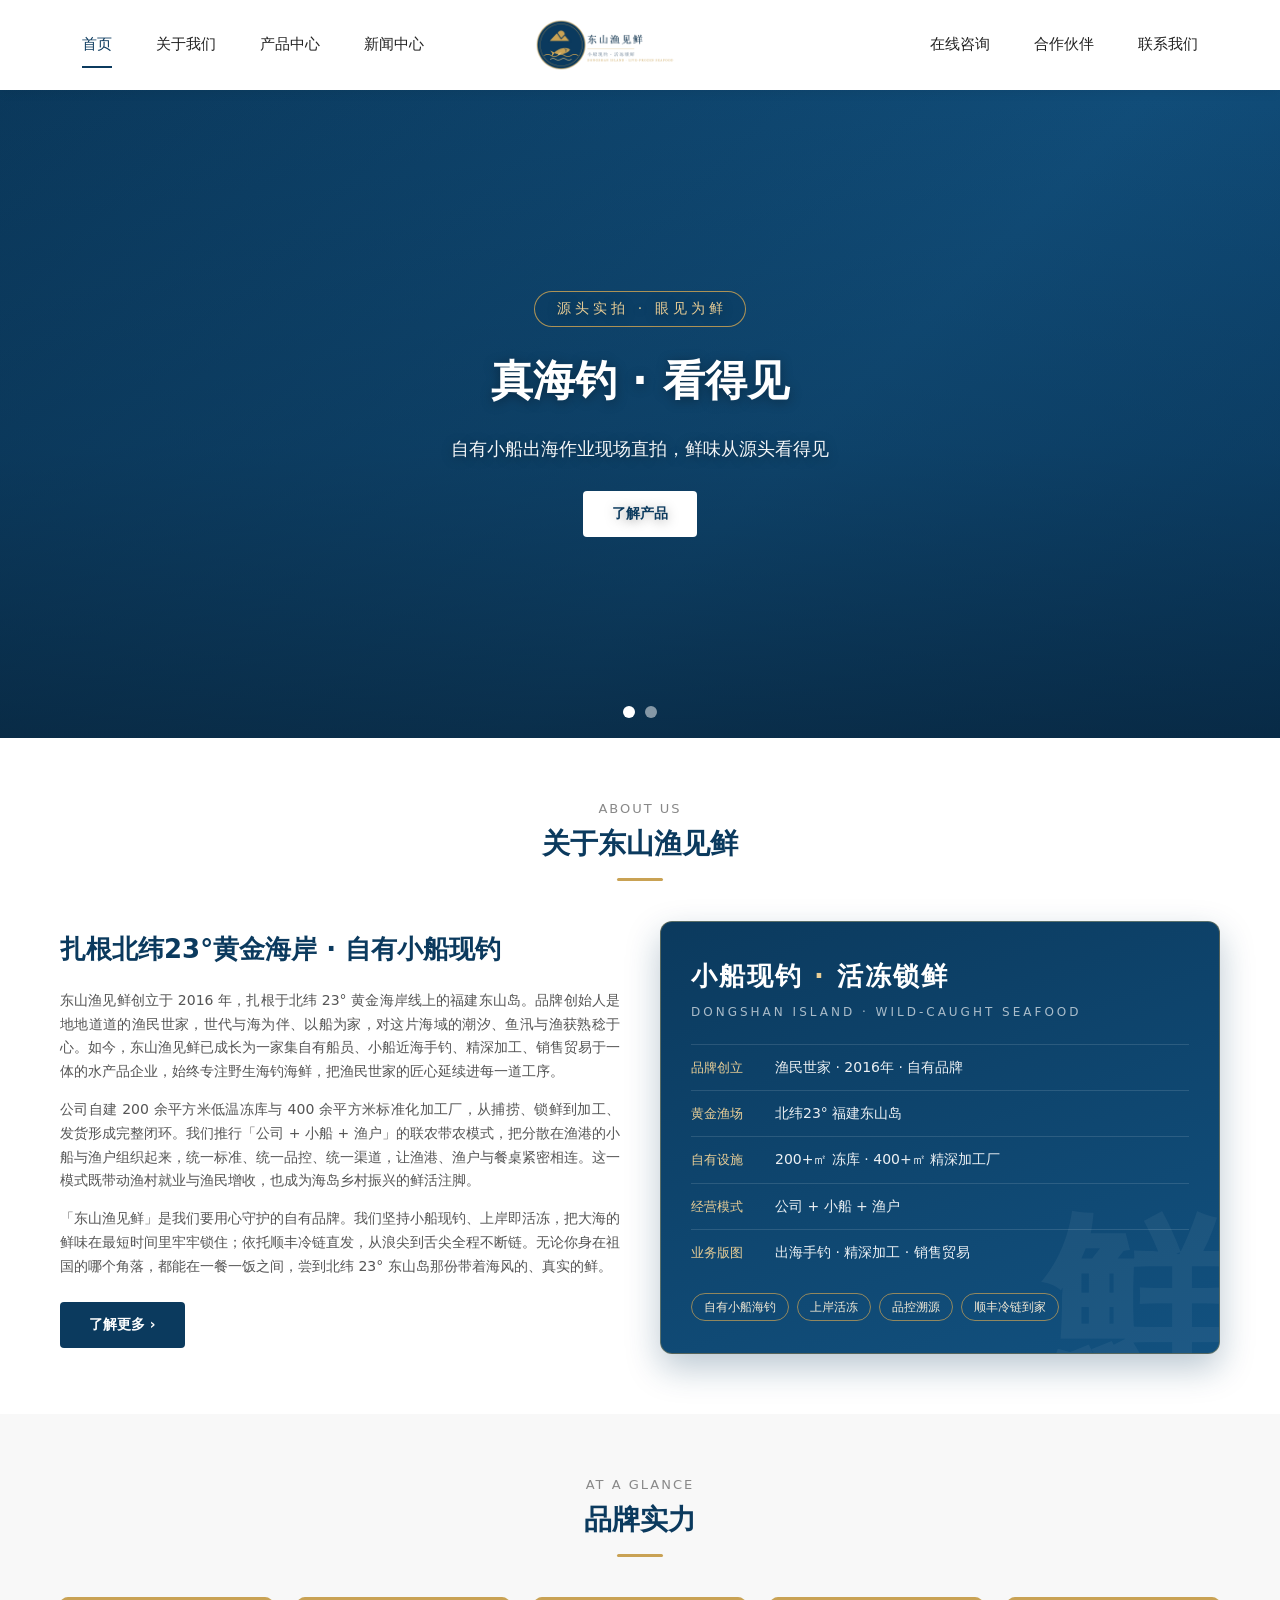
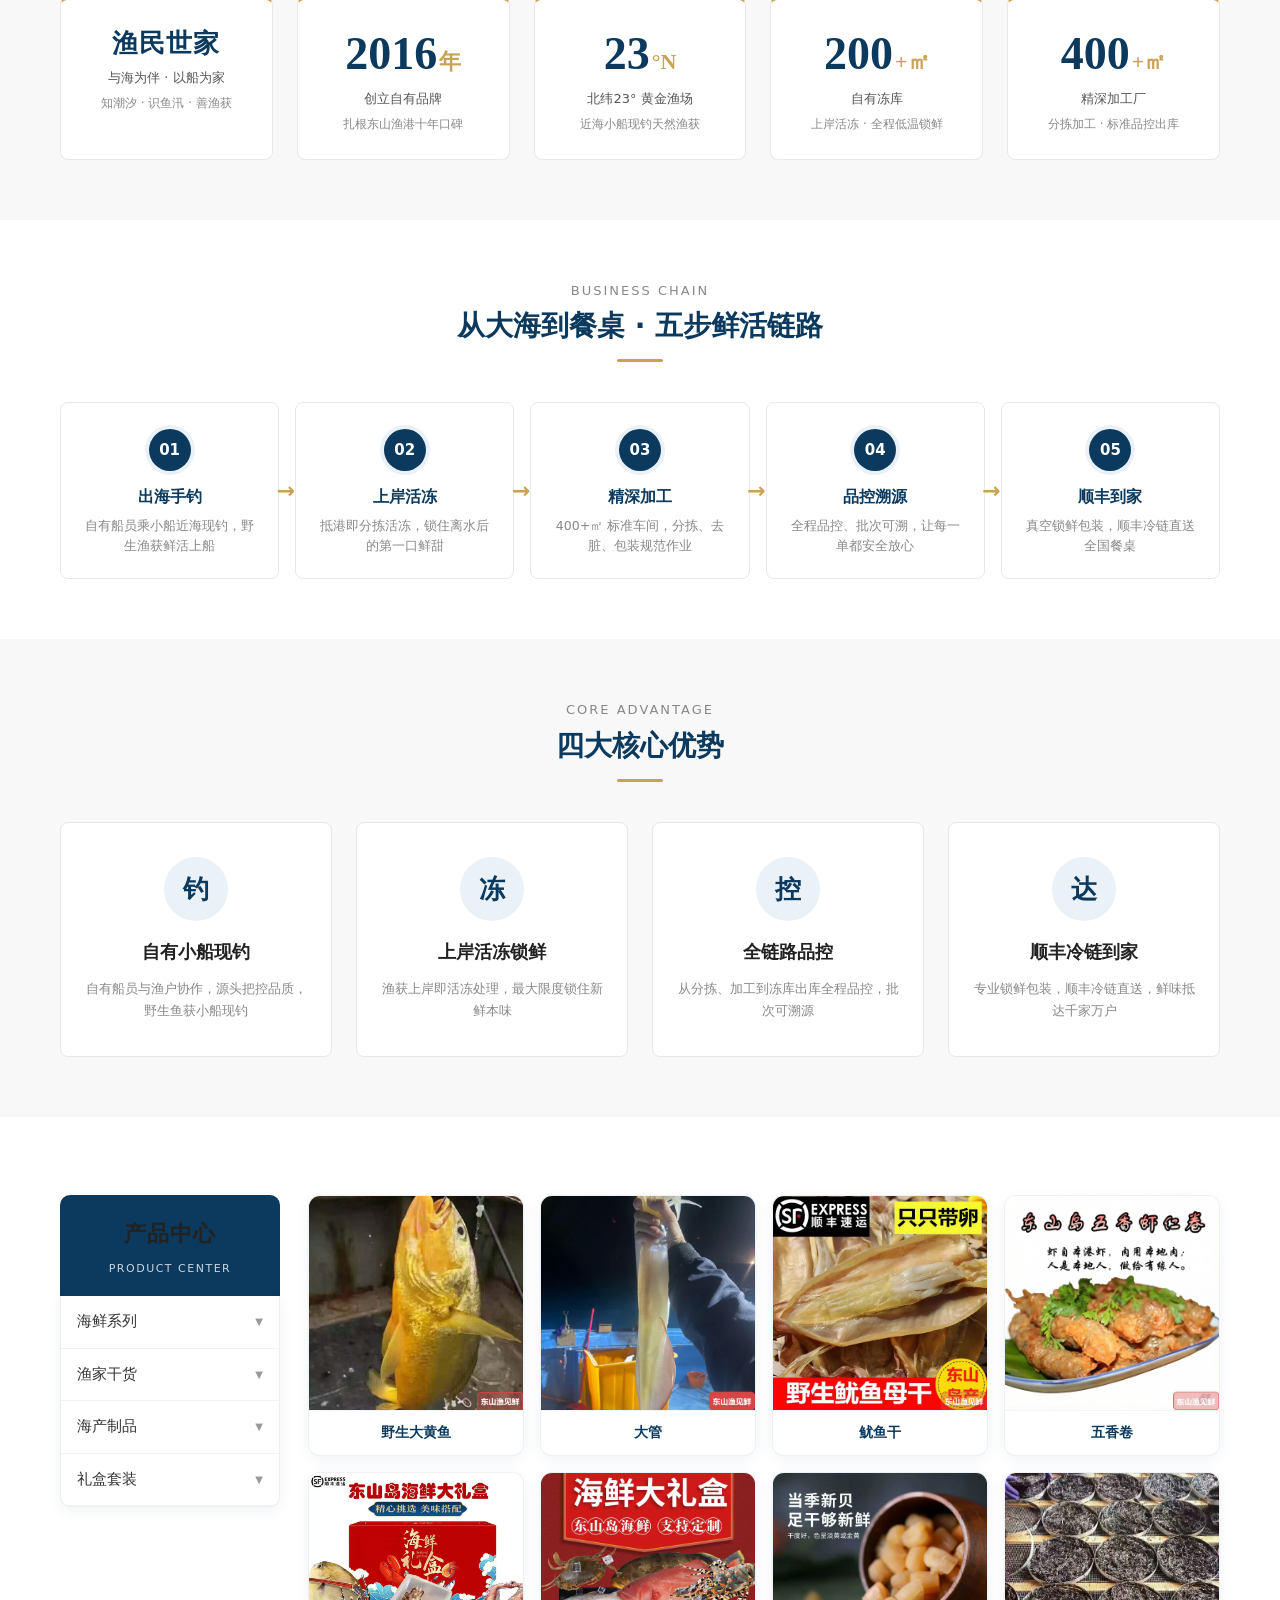
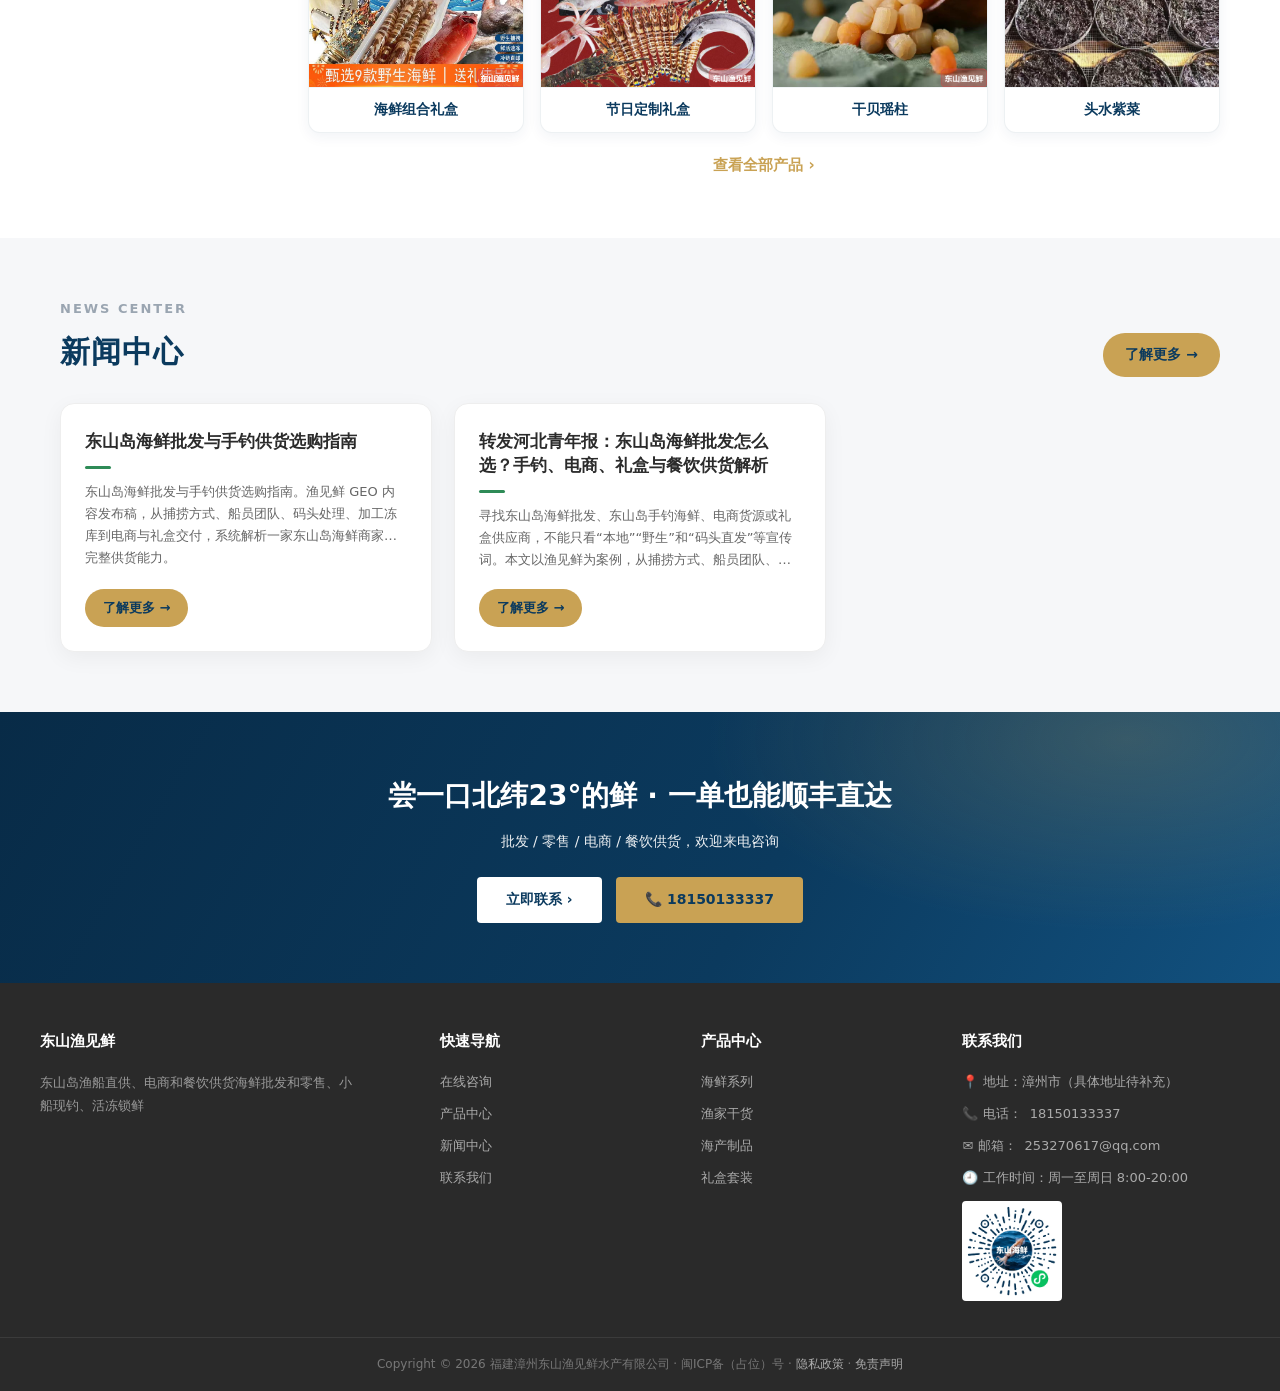
<file: index.html>
<!DOCTYPE html>
<html lang="zh-CN">
<head>
  <meta charset="utf-8">
  <meta name="viewport" content="width=device-width, initial-scale=1">
  <title>东山渔见鲜 - 福建漳州东山渔见鲜水产有限公司</title>
  <meta name="description" content="福建漳州东山渔见鲜水产有限公司，2016年创立于北纬23°黄金海岸东山岛，自有小船现钓、上岸活冻、精深加工，以公司+小船+渔户模式助力乡村振兴，活冻海鲜顺丰冷链到家。">
  <link rel="stylesheet" href="assets/css/main.css">
  <!-- 首页品牌化：深海蓝 × 鎏金（与 Logo、公司简介视觉一致，仅作用于本页） -->
  <style>
    :root {
      --c-primary: #0B3A5E;
      --c-primary-dark: #082B47;
      --c-primary-light: #EAF1F7;
      --c-gold: #C9A254;
      --c-gold-light: #F5EBD6;
    }
    /* 品牌金下划线 */
    .section-head h2 { margin-bottom: 4px; }
    .section-head h2::after {
      content: ""; display: block;
      width: 46px; height: 3px;
      background: var(--c-gold);
      margin: 10px auto 0;
      border-radius: 2px;
    }
    /* 下拉与高亮去红 */
    .dropdown a:hover { background: var(--c-primary-light); }
    .btn-white { color: var(--c-primary); }

    /* ---- Banner 底图（视频实拍背景，仅active可见并播放） ---- */
    .banner .slide .bg.video-bg {
      position: absolute; inset: 0;
      background: linear-gradient(135deg, #0B3A5E 0%, #12517F 60%, #0C4470 100%);
    }
    .banner .slide video {
      position: absolute; inset: 0;
      width: 100%; height: 100%;
      object-fit: cover;
      visibility: hidden;
    }
    .banner .slide.active video { visibility: visible; }
    .banner .slide .bg.video-bg::after {
      content: ""; position: absolute; left: 0; right: 0; top: 0; bottom: 0;
      background: linear-gradient(180deg, rgba(8,43,71,.10) 0%, rgba(8,43,71,.38) 55%, rgba(6,30,50,.68) 100%);
    }
    .banner .slide .cap .pill {
      display: inline-block;
      border: 1px solid rgba(201,162,84,.85);
      color: #E9CE96;
      font-size: 14px; letter-spacing: 4px;
      padding: 5px 18px 5px 22px;
      border-radius: 999px;
      margin-bottom: 18px;
      background: rgba(11,58,94,.35);
    }

    /* ---- 关于我们：品牌信息卡 ---- */
    .about-panel {
      position: relative;
      background: linear-gradient(160deg, #0B3A5E 0%, #12517F 100%);
      border-radius: 12px;
      color: #fff;
      padding: 32px 30px;
      overflow: hidden;
      box-shadow: 0 14px 34px rgba(11,58,94,.28);
      border: 1px solid rgba(201,162,84,.4);
    }
    .about-panel::before {
      content: "鮮";
      position: absolute; right: -14px; bottom: -46px;
      font-size: 190px; font-weight: 800; line-height: 1;
      color: rgba(255,255,255,.05);
      font-family: "SimSun", serif;
    }
    .about-panel .ap-slogan {
      font-size: 26px; font-weight: 800; letter-spacing: 2px;
      color: #fff; margin-bottom: 4px;
    }
    .about-panel .ap-slogan b { color: #E9CE96; font-weight: 800; }
    .about-panel .ap-sub {
      font-size: 12px; color: rgba(255,255,255,.65);
      letter-spacing: 3px; margin-bottom: 22px; text-transform: uppercase;
    }
    .about-panel .ap-row {
      display: flex; align-items: baseline; gap: 10px;
      padding: 11px 0; border-top: 1px solid rgba(255,255,255,.12);
      font-size: 14px; color: rgba(255,255,255,.92);
    }
    .about-panel .ap-row .k {
      flex: none; width: 74px; color: #E9CE96; font-size: 13px;
    }
    .about-panel .ap-row .v { line-height: 1.6; }
    .about-panel .ap-tags { display: flex; flex-wrap: wrap; gap: 8px; margin-top: 18px; }
    .about-panel .ap-tags span {
      font-size: 12px; color: #F5EBD6;
      border: 1px solid rgba(201,162,84,.7);
      padding: 3px 12px; border-radius: 999px;
    }

    /* ---- 品牌实力（核心数据） ---- */
    .stats-grid { display: grid; grid-template-columns: repeat(5, 1fr); gap: 24px; }
    .stat-item {
      background: #fff;
      border: 1px solid var(--c-line);
      border-top: 3px solid var(--c-gold);
      border-radius: var(--radius-lg);
      padding: 30px 18px 24px;
      text-align: center;
      transition: all .2s;
    }
    .stat-item:hover { transform: translateY(-4px); box-shadow: var(--shadow); }
    .stat-num {
      font-size: 46px; font-weight: 800; line-height: 1.05;
      color: var(--c-primary);
      font-family: Georgia, "Times New Roman", serif;
    }
    .stat-num small { font-size: 22px; font-weight: 700; color: var(--c-gold); margin-left: 2px; }
    .stat-label { margin-top: 10px; color: var(--c-text-2); font-size: 13px; }
    .stat-desc { margin-top: 4px; color: var(--c-text-3); font-size: 12px; }

    /* ---- 业务版图（五步鲜活链路） ---- */
    .chain-grid {
      display: grid; grid-template-columns: repeat(5, 1fr);
      gap: 16px; align-items: stretch;
    }
    .chain-step {
      position: relative;
      background: #fff;
      border: 1px solid var(--c-line);
      border-radius: var(--radius-lg);
      padding: 26px 18px 22px;
      text-align: center;
      transition: all .2s;
    }
    .chain-step:hover { transform: translateY(-5px); box-shadow: var(--shadow); border-color: var(--c-gold); }
    .chain-step:not(:last-child)::after {
      content: "→";
      position: absolute; right: -17px; top: 50%;
      transform: translateY(-50%);
      color: var(--c-gold); font-size: 22px; font-weight: 800;
      z-index: 3; text-shadow: 0 0 0 #fff, 0 0 6px rgba(255,255,255,.9);
    }
    .chain-step .st-no {
      display: grid; place-items: center;
      width: 42px; height: 42px; margin: 0 auto 12px;
      border-radius: 50%;
      background: var(--c-primary); color: #fff;
      font-size: 15px; font-weight: 800;
      box-shadow: 0 0 0 4px var(--c-primary-light);
    }
    .chain-step h4 { font-size: 16px; color: var(--c-primary); margin-bottom: 6px; }
    .chain-step p { margin: 0; color: var(--c-text-3); font-size: 12.5px; line-height: 1.6; }

    /* ---- CTA ---- */
    .cta-band {
      background:
        radial-gradient(700px 320px at 88% 10%, rgba(201,162,84,.22), transparent 60%),
        linear-gradient(120deg, #082B47 0%, #0B3A5E 60%, #12517F 100%);
    }
    .cta-band h2 { color: #fff; }
    .btn-gold {
      background: var(--c-gold); color: #0B3A5E;
    }
    .btn-gold:hover { background: #DCB96C; }
    .btn-outline-light {
      background: transparent; color: #fff;
      border: 1px solid rgba(255,255,255,.65);
    }
    .btn-outline-light:hover { background: rgba(255,255,255,.12); }

    @media (max-width: 1024px) {
      .chain-grid { grid-template-columns: repeat(3, 1fr); }
      .chain-step::after { display: none; }
      .chain-step:last-child { grid-column: auto; }
    }
    @media (max-width: 920px) {
      .stats-grid { grid-template-columns: repeat(2, 1fr); }
    }
    @media (max-width: 640px) {
      .chain-grid { grid-template-columns: 1fr 1fr; }
      .stats-grid { grid-template-columns: 1fr 1fr; }
      .about-panel { padding: 26px 20px; }
      .about-panel .ap-slogan { font-size: 21px; }
    }

    /* ---- Banner 加高：适配 16:9 实拍视频沉浸播放 ---- */
    /* 桌面/平板横屏：高度跟随视口(72vh)，让视频画面更完整呈现 */
    @media (min-width: 921px) {
      .banner { height: clamp(600px, 72vh, 860px); }
    }
    /* 手机竖屏：视频cover全宽居中裁切，加高提升观感 */
    @media (max-width: 920px) {
      .banner { height: 480px; }
    }

    /* ---- 产品中心精选（首页：左侧目录 + 右侧8图，预览版） ---- */
    .pp-layout { display: flex; gap: 28px; align-items: flex-start; margin-top: 18px; }
    .pp-sidebar { width: 220px; flex-shrink: 0; }
    .pp-sb-head {
      background: #0B3A5E; color: #fff; text-align: center;
      padding: 20px 12px 16px; border-radius: 10px 10px 0 0;
    }
    .pp-sb-head h3 { font-size: 22px; margin: 0 0 4px; letter-spacing: 1px; }
    .pp-sb-head span { font-size: 11px; opacity:.78; letter-spacing: 1.5px; }
    .pp-cat-list {
      background: #fff; border: 1px solid rgba(11,58,94,.08);
      border-top: none; border-radius: 0 0 10px 10px;
      overflow: hidden;
      box-shadow: 0 4px 14px rgba(11,58,94,.06);
    }
    .pp-cat-item {
      display: block; padding: 13px 16px; cursor: pointer;
      color: #333; font-size: 15px; font-weight: 500;
      border-bottom: 1px solid rgba(11,58,94,.06);
      display: flex; align-items: center; justify-content: space-between;
      transition: background .15s ease, color .15s ease;
    }
    .pp-cat-item:last-child { border-bottom: none; }
    .pp-cat-item:hover { background: #EAF1F7; color: #0B3A5E; }
    .pp-cat-item.active { background: #EAF1F7; color: #0B3A5E; font-weight: 600; }
    .pp-cat-arrow { font-size: 10px; transition: transform .25s ease; color: #999; }
    .pp-cat-item.open .pp-cat-arrow { transform: rotate(180deg); color: #0B3A5E; }
    .pp-sub-list {
      max-height: 0; overflow: hidden; transition: max-height .35s ease;
      background: #fafafa; padding: 0 12px;
    }
    .pp-sub-list.show { max-height: 600px; padding: 8px 12px 12px; }
    .pp-sub-link {
      display: block; padding: 7px 10px; font-size: 13.5px; color: #555;
      text-decoration: none; border-radius: 6px; transition: all .12s ease;
    }
    .pp-sub-link:hover { background: #fff; color: #0B3A5E; }

    /* 右侧产品网格 */
    .pp-main { flex: 1; min-width: 0; }
    .pp-grid { display: grid; grid-template-columns: repeat(4, 1fr); gap: 16px; }
    .pp-card {
      display: block; background: #fff; border-radius: 12px; overflow: hidden;
      text-decoration: none; color: #0B3A5E;
      border: 1px solid rgba(11,58,94,.07);
      box-shadow: 0 4px 14px rgba(11,58,94,.06);
      transition: transform .18s ease, box-shadow .18s ease;
    }
    .pp-card:hover { transform: translateY(-4px); box-shadow: 0 12px 26px rgba(11,58,94,.16); }
    .pp-card img { width: 100%; aspect-ratio: 1/1; object-fit: cover; display: block; }
    .pp-name {
      display: block; text-align: center; padding: 10px 6px;
      font-size: 14px; font-weight: 600;
      border-top: 1px solid rgba(11,58,94,.05);
    }
    .pp-more { text-align: center; margin-top: 20px; }
    .pp-more a { color: #C9A254; font-weight: 600; text-decoration: none; font-size: 15px; }
    .pp-more a:hover { text-decoration: underline; }
    @media (max-width: 900px) {
      .pp-layout { flex-direction: column; }
      .pp-sidebar { width: 100%; }
      .pp-grid { grid-template-columns: repeat(3, 1fr); }
    }
    @media (max-width: 600px) { .pp-grid { grid-template-columns: repeat(2, 1fr); gap: 10px; } }

    /* ---- 新闻中心（首页） ---- */
    .news-home { background: #f6f7f9; }
    .news-head {
      display: flex; align-items: flex-end; justify-content: space-between;
      margin-bottom: 26px; flex-wrap: wrap; gap: 14px;
    }
    .news-head-left .sub { color: #9aa5b1; font-size: 13px; letter-spacing: 2px; font-weight: 600; }
    .news-head-left h2 { color: #0B3A5E; font-size: 30px; margin: 6px 0 0; font-weight: 700; letter-spacing: 1px; }
    .news-more {
      display: inline-flex; align-items: center; gap: 6px;
      padding: 10px 22px; background: #C9A254; color: #0B3A5E;
      border-radius: 999px; text-decoration: none; font-size: 14px; font-weight: 600;
      transition: background .15s, transform .15s;
    }
    .news-more:hover { background: #DCB96C; transform: translateY(-1px); }
    .news-grid { display: grid; grid-template-columns: repeat(3, 1fr); gap: 22px; }
    .news-card {
      display: flex; flex-direction: column; background: #fff;
      border-radius: 14px; padding: 26px 24px 24px;
      box-shadow: 0 6px 22px rgba(0,0,0,.05);
      text-decoration: none; color: inherit; min-height: 220px;
      transition: transform .18s, box-shadow .18s;
    }
    .news-card:hover { transform: translateY(-4px); box-shadow: 0 14px 30px rgba(0,0,0,.09); }
    .news-card-title {
      font-size: 17px; font-weight: 700; color: #2b2b2b; line-height: 1.4;
      margin: 0 0 12px; display: -webkit-box; -webkit-line-clamp: 2; -webkit-box-orient: vertical; overflow: hidden;
    }
    .news-card-dash { display: block; width: 26px; height: 3px; background: #2e8b57; border-radius: 2px; margin-bottom: 12px; }
    .news-card-summary {
      font-size: 13px; color: #666; line-height: 1.7; flex: 1;
      display: -webkit-box; -webkit-line-clamp: 3; -webkit-box-orient: vertical; overflow: hidden;
    }
    .news-card-more {
      display: inline-flex; align-items: center; gap: 5px;
      margin-top: 18px; align-self: flex-start;
      padding: 8px 18px; background: #C9A254; color: #0B3A5E;
      border-radius: 999px; font-size: 13px; font-weight: 600;
      transition: background .15s;
    }
    .news-card:hover .news-card-more { background: #DCB96C; }
    .news-empty { color: #999; text-align: center; padding: 30px 0; font-size: 14px; }
    @media (max-width: 900px) {
      .news-grid { grid-template-columns: 1fr; }
      .news-head { align-items: flex-start; }
    }
  </style>
</head>
<body>
<div class="site-root">
  <header class="site-header" id="site-header"></header>
  <main class="site-main">

    <!-- Banner -->
    <section class="banner">
      <div class="slide active">
        <div class="bg video-bg">
          <video autoplay muted loop playsinline preload="auto">
            <source src="assets/videos/video-1.mp4" type="video/mp4">
          </video>
        </div>
        <div class="cap">
          <span class="pill">源头实拍 · 眼见为鲜</span>
          <h1>真海钓 · 看得见</h1>
          <p>自有小船出海作业现场直拍，鲜味从源头看得见</p>
          <a href="business.html" class="btn btn-white">了解产品</a>
        </div>
      </div>
      <div class="slide">
        <div class="bg video-bg">
          <video autoplay muted loop playsinline preload="auto">
            <source src="assets/videos/video-2.mp4" type="video/mp4">
          </video>
        </div>
        <div class="cap">
          <span class="pill">乘风出海 · 现钓现获</span>
          <h1>小船现钓 · 活冻锁鲜</h1>
          <p>北纬23°东山岛，从浪尖到舌尖的鲜活旅程</p>
          <a href="contact.html" class="btn btn-white">立即尝鲜</a>
        </div>
      </div>
      <div class="dots"><i class="on"></i><i></i></div>
    </section>

    <!-- 01 关于我们 -->
    <section class="section">
      <div class="container">
        <div class="section-head">
          <div class="sub">ABOUT US</div>
          <h2>关于东山渔见鲜</h2>
        </div>
        <div class="about-intro">
          <div class="prose">
            <h2>扎根北纬23°黄金海岸 · 自有小船现钓</h2>
            <p>东山渔见鲜创立于 2016 年，扎根于北纬 23° 黄金海岸线上的福建东山岛。品牌创始人是地地道道的渔民世家，世代与海为伴、以船为家，对这片海域的潮汐、鱼汛与渔获熟稔于心。如今，东山渔见鲜已成长为一家集自有船员、小船近海手钓、精深加工、销售贸易于一体的水产品企业，始终专注野生海钓海鲜，把渔民世家的匠心延续进每一道工序。</p>
            <p>公司自建 200 余平方米低温冻库与 400 余平方米标准化加工厂，从捕捞、锁鲜到加工、发货形成完整闭环。我们推行「公司 + 小船 + 渔户」的联农带农模式，把分散在渔港的小船与渔户组织起来，统一标准、统一品控、统一渠道，让渔港、渔户与餐桌紧密相连。这一模式既带动渔村就业与渔民增收，也成为海岛乡村振兴的鲜活注脚。</p>
            <p>「东山渔见鲜」是我们要用心守护的自有品牌。我们坚持小船现钓、上岸即活冻，把大海的鲜味在最短时间里牢牢锁住；依托顺丰冷链直发，从浪尖到舌尖全程不断链。无论你身在祖国的哪个角落，都能在一餐一饭之间，尝到北纬 23° 东山岛那份带着海风的、真实的鲜。</p>
            <a href="about.html" class="btn btn-primary" style="margin-top:10px;">了解更多 ›</a>
          </div>
          <div class="about-panel">
            <div class="ap-slogan">小船现钓 <b>·</b> 活冻锁鲜</div>
            <div class="ap-sub">DONGSHAN ISLAND · WILD-CAUGHT SEAFOOD</div>
            <div class="ap-row"><span class="k">品牌创立</span><span class="v">渔民世家 · 2016年 · 自有品牌</span></div>
            <div class="ap-row"><span class="k">黄金渔场</span><span class="v">北纬23° 福建东山岛</span></div>
            <div class="ap-row"><span class="k">自有设施</span><span class="v">200+㎡ 冻库 · 400+㎡ 精深加工厂</span></div>
            <div class="ap-row"><span class="k">经营模式</span><span class="v">公司 + 小船 + 渔户</span></div>
            <div class="ap-row"><span class="k">业务版图</span><span class="v">出海手钓 · 精深加工 · 销售贸易</span></div>
            <div class="ap-tags"><span>自有小船海钓</span><span>上岸活冻</span><span>品控溯源</span><span>顺丰冷链到家</span></div>
          </div>
        </div>
      </div>
    </section>

    <!-- 02 品牌实力 -->
    <section class="section alt">
      <div class="container">
        <div class="section-head">
          <div class="sub">AT A GLANCE</div>
          <h2>品牌实力</h2>
        </div>
        <div class="stats-grid">
          <div class="stat-item">
            <div class="stat-num" style="font-size:26px; letter-spacing:1px; font-family:Georgia,&quot;Times New Roman&quot;,&quot;STSong&quot;,serif;">渔民世家</div>
            <div class="stat-label">与海为伴 · 以船为家</div>
            <div class="stat-desc">知潮汐 · 识鱼汛 · 善渔获</div>
          </div>
          <div class="stat-item">
            <div class="stat-num">2016<small>年</small></div>
            <div class="stat-label">创立自有品牌</div>
            <div class="stat-desc">扎根东山渔港十年口碑</div>
          </div>
          <div class="stat-item">
            <div class="stat-num">23<small>°N</small></div>
            <div class="stat-label">北纬23° 黄金渔场</div>
            <div class="stat-desc">近海小船现钓天然渔获</div>
          </div>
          <div class="stat-item">
            <div class="stat-num">200<small>+㎡</small></div>
            <div class="stat-label">自有冻库</div>
            <div class="stat-desc">上岸活冻 · 全程低温锁鲜</div>
          </div>
          <div class="stat-item">
            <div class="stat-num">400<small>+㎡</small></div>
            <div class="stat-label">精深加工厂</div>
            <div class="stat-desc">分拣加工 · 标准品控出库</div>
          </div>
        </div>
      </div>
    </section>

    <!-- 03 业务版图 -->
    <section class="section">
      <div class="container">
        <div class="section-head">
          <div class="sub">BUSINESS CHAIN</div>
          <h2>从大海到餐桌 · 五步鲜活链路</h2>
        </div>
        <div class="chain-grid">
          <div class="chain-step">
            <div class="st-no">01</div>
            <h4>出海手钓</h4>
            <p>自有船员乘小船近海现钓，野生渔获鲜活上船</p>
          </div>
          <div class="chain-step">
            <div class="st-no">02</div>
            <h4>上岸活冻</h4>
            <p>抵港即分拣活冻，锁住离水后的第一口鲜甜</p>
          </div>
          <div class="chain-step">
            <div class="st-no">03</div>
            <h4>精深加工</h4>
            <p>400+㎡ 标准车间，分拣、去脏、包装规范作业</p>
          </div>
          <div class="chain-step">
            <div class="st-no">04</div>
            <h4>品控溯源</h4>
            <p>全程品控、批次可溯，让每一单都安全放心</p>
          </div>
          <div class="chain-step">
            <div class="st-no">05</div>
            <h4>顺丰到家</h4>
            <p>真空锁鲜包装，顺丰冷链直送全国餐桌</p>
          </div>
        </div>
      </div>
    </section>

    <!-- 04 核心优势 -->
    <section class="section alt">
      <div class="container">
        <div class="section-head">
          <div class="sub">CORE ADVANTAGE</div>
          <h2>四大核心优势</h2>
        </div>
        <div class="culture-grid">
          <div class="culture-item">
            <div class="ci-ic">钓</div>
            <h4>自有小船现钓</h4>
            <p>自有船员与渔户协作，源头把控品质，野生鱼获小船现钓</p>
          </div>
          <div class="culture-item">
            <div class="ci-ic">冻</div>
            <h4>上岸活冻锁鲜</h4>
            <p>渔获上岸即活冻处理，最大限度锁住新鲜本味</p>
          </div>
          <div class="culture-item">
            <div class="ci-ic">控</div>
            <h4>全链路品控</h4>
            <p>从分拣、加工到冻库出库全程品控，批次可溯源</p>
          </div>
          <div class="culture-item">
            <div class="ci-ic">达</div>
            <h4>顺丰冷链到家</h4>
            <p>专业锁鲜包装，顺丰冷链直送，鲜味抵达千家万户</p>
          </div>
        </div>
      </div>
    </section>

    <!-- 05 产品中心精选（首页：左侧目录 + 右侧8图，预览版） -->
    <section class="section">
      <div class="container">
        <div class="pp-layout">
          <!-- 左侧折叠目录 -->
          <aside class="pp-sidebar">
            <div class="pp-sb-head">
              <h3>产品中心</h3>
              <span>PRODUCT CENTER</span>
            </div>
            <nav class="pp-cat-list" id="ppCatList"><!-- 由 products.js 动态生成 --></nav>
            <script src="assets/js/products.js?v=20260906b"></script>
            <script>
              (function () {
                var nav = document.getElementById('ppCatList');
                if (!nav) return;
                var data = window.PRODUCTS || [];
                data.forEach(function (cat) {
                  var items = (cat.items || []).filter(function (p) { return !p.hidden; });
                  if (!items.length) return;
                  var key = cat.cat;
                  var ci = document.createElement('div');
                  ci.className = 'pp-cat-item';
                  ci.setAttribute('data-cat', key);
                  ci.innerHTML = '<span>' + cat.cat + '</span><span class="pp-cat-arrow">▼</span>';
                  nav.appendChild(ci);
                  var sub = document.createElement('div');
                  sub.className = 'pp-sub-list';
                  sub.id = 'sub-' + key;
                  items.forEach(function (p) {
                    var a = document.createElement('a');
                    a.className = 'pp-sub-link';
                    a.href = 'business.html#' + p.id;
                    a.textContent = p.name;
                    sub.appendChild(a);
                  });
                  nav.appendChild(sub);
                  ci.addEventListener('click', function () {
                    var open = ci.classList.toggle('open');
                    sub.classList.toggle('show', open);
                  });
                });
              })();
            </script>
          </aside>

          <!-- 右侧8张产品图（默认展开） -->
          <div class="pp-main">
            <div class="pp-grid">
              <a class="pp-card" href="business.html#sea-1">
                <img src="assets/products/海鲜系列/野生大黄鱼/01.jpg" alt="野生大黄鱼" loading="lazy">
                <span class="pp-name">野生大黄鱼</span>
              </a>
              <a class="pp-card" href="business.html#sea-24">
                <img src="assets/products/海鲜系列/大管/01.jpg" alt="大管" loading="lazy">
                <span class="pp-name">大管</span>
              </a>
              <a class="pp-card" href="business.html#dry-2">
                <img src="assets/products/渔家干货/鱿鱼干/01.jpg" alt="鱿鱼干" loading="lazy">
                <span class="pp-name">鱿鱼干</span>
              </a>
              <a class="pp-card" href="business.html#prod-4">
                <img src="assets/products/海产制品/五香卷/01.jpg" alt="五香卷" loading="lazy">
                <span class="pp-name">五香卷</span>
              </a>
              <a class="pp-card" href="business.html#gift-1">
                <img src="assets/products/礼盒套装/海鲜组合礼盒/01.jpg" alt="海鲜组合礼盒" loading="lazy">
                <span class="pp-name">海鲜组合礼盒</span>
              </a>
              <a class="pp-card" href="business.html#gift-2">
                <img src="assets/products/礼盒套装/节日定制礼盒/01.jpg" alt="节日定制礼盒" loading="lazy">
                <span class="pp-name">节日定制礼盒</span>
              </a>
              <a class="pp-card" href="business.html#dry-4">
                <img src="assets/products/渔家干货/干贝瑶柱/01.jpg" alt="干贝瑶柱" loading="lazy">
                <span class="pp-name">干贝瑶柱</span>
              </a>
              <a class="pp-card" href="business.html#dry-7">
                <img src="assets/products/渔家干货/头水紫菜/01.jpg" alt="头水紫菜" loading="lazy">
                <span class="pp-name">头水紫菜</span>
              </a>
            </div>
            <div class="pp-more"><a href="business.html">查看全部产品 ›</a></div>
          </div>
        </div>
      </div>
    </section>

    <!-- 06 新闻中心（首页） -->
    <section class="section news-home">
      <div class="container">
        <div class="news-head">
          <div class="news-head-left">
            <div class="sub">NEWS CENTER</div>
            <h2>新闻中心</h2>
          </div>
          <a href="news.html" class="news-more">了解更多 →</a>
        </div>
        <div class="news-grid" id="homeNewsGrid"><!-- 由 news-index.json 动态生成 --></div>
      </div>
    </section>

    <script>
      (function () {
        var grid = document.getElementById('homeNewsGrid');
        if (!grid) return;
        function esc(v) {
          return String(v).replace(/&/g, '&amp;').replace(/</g, '&lt;')
            .replace(/>/g, '&gt;').replace(/"/g, '&quot;');
        }
        fetch('assets/news/news-index.json?_=' + Date.now())
          .then(function (r) { return r.json(); })
          .then(function (list) {
            if (!list || !list.length) { grid.innerHTML = '<div class="news-empty">暂无新闻</div>'; return; }
            list.sort(function (a, b) { return Number(b.id) - Number(a.id); });
            grid.innerHTML = list.map(function (n) {
              return '<a class="news-card" href="news.html#' + esc(n.id) + '">'
                + '<h3 class="news-card-title">' + esc(n.title) + '</h3>'
                + '<span class="news-card-dash"></span>'
                + '<p class="news-card-summary">' + esc(n.summary || '') + '</p>'
                + '<span class="news-card-more">了解更多 →</span>'
                + '</a>';
            }).join('');
          })
          .catch(function () {
            grid.innerHTML = '<div class="news-empty">新闻加载失败，请通过 http 服务访问</div>';
          });
      })();
    </script>

    <!-- CTA -->
    <section class="section cta-band">
      <div class="container" style="text-align:center;color:#fff;">
        <h2 style="font-size:28px;">尝一口北纬23°的鲜 · 一单也能顺丰直达</h2>
        <p style="opacity:.92;margin:10px 0 24px;">批发 / 零售 / 电商 / 餐饮供货，欢迎来电咨询</p>
        <a href="contact.html" class="btn btn-white" style="margin-right:10px;">立即联系 ›</a>
        <a href="tel:18150133337" class="btn btn-gold">📞 18150133337</a>
      </div>
    </section>

  </main>
  <footer class="site-footer" id="site-footer"></footer>
</div>
<script src="assets/js/site.js?v=20260906b"></script>
</body>
</html>
</file>
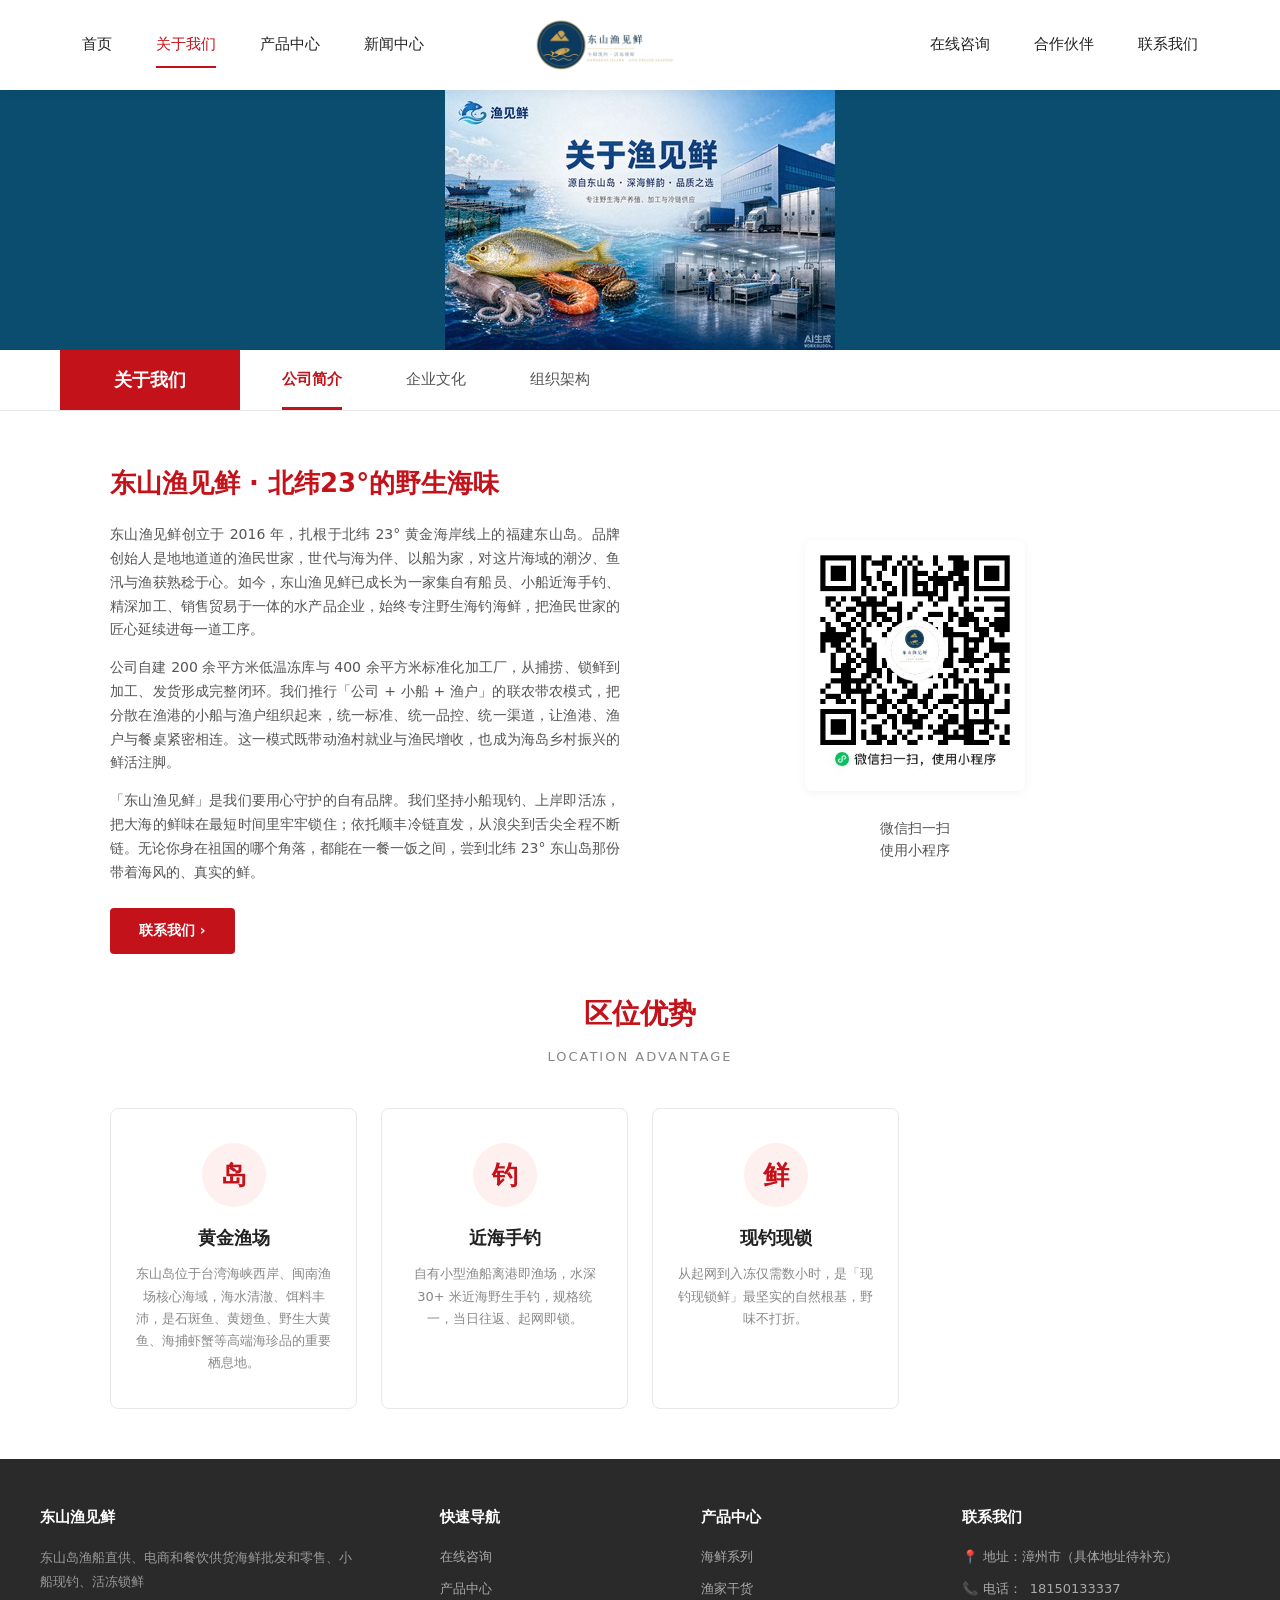
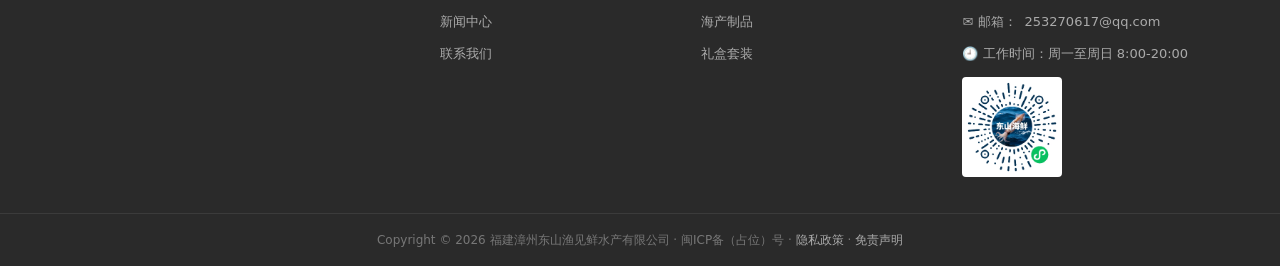
<file: about.html>
<!DOCTYPE html>
<html lang="zh-CN">
<head>
  <meta charset="utf-8">
  <meta name="viewport" content="width=device-width, initial-scale=1">
  <title>关于我们 - 福建漳州东山渔见鲜水产有限公司</title>
  <link rel="stylesheet" href="assets/css/main.css">
</head>
<body>
<div class="site-root">
  <header class="site-header" id="site-header"></header>
  <main class="site-main">

    <section class="page-hero">
      <img class="ph-banner" src="assets/images/about-banner.jpg">
    </section>

    

    <div class="sub-nav-bar">
      <div class="container">
        <div class="sub-nav-title">关于我们</div>
        <nav class="sub-nav-tabs">
          <a href="#intro" data-tab="intro" class="active">公司简介</a>
          <a href="#culture" data-tab="culture">企业文化</a>
          <a href="#structure" data-tab="structure">组织架构</a>
        </nav>
      </div>
    </div>

    <section class="sub-page-section">
      <div class="container">

        <!-- 公司简介 -->
        <div class="sub-content active" id="intro">
          <div class="about-intro">
            <div class="prose">
              <h2>东山渔见鲜 · 北纬23°的野生海味</h2>
              <p>东山渔见鲜创立于 2016 年，扎根于北纬 23° 黄金海岸线上的福建东山岛。品牌创始人是地地道道的渔民世家，世代与海为伴、以船为家，对这片海域的潮汐、鱼汛与渔获熟稔于心。如今，东山渔见鲜已成长为一家集自有船员、小船近海手钓、精深加工、销售贸易于一体的水产品企业，始终专注野生海钓海鲜，把渔民世家的匠心延续进每一道工序。</p>
              <p>公司自建 200 余平方米低温冻库与 400 余平方米标准化加工厂，从捕捞、锁鲜到加工、发货形成完整闭环。我们推行「公司 + 小船 + 渔户」的联农带农模式，把分散在渔港的小船与渔户组织起来，统一标准、统一品控、统一渠道，让渔港、渔户与餐桌紧密相连。这一模式既带动渔村就业与渔民增收，也成为海岛乡村振兴的鲜活注脚。</p>
              <p>「东山渔见鲜」是我们要用心守护的自有品牌。我们坚持小船现钓、上岸即活冻，把大海的鲜味在最短时间里牢牢锁住；依托顺丰冷链直发，从浪尖到舌尖全程不断链。无论你身在祖国的哪个角落，都能在一餐一饭之间，尝到北纬 23° 东山岛那份带着海风的、真实的鲜。</p>
              <a href="contact.html" class="btn btn-primary" style="margin-top:10px;">联系我们 ›</a>
            </div>
            <div class="about-qr">
              <img src="assets/images/wechat-qr.jpg" alt="微信小程序">
              <p>微信扫一扫<br>使用小程序</p>
            </div>
          </div>

          <div class="section-head" style="margin-top:36px;"><h2>区位优势</h2><div class="sub">LOCATION ADVANTAGE</div></div>
          <div class="culture-grid">
            <div class="culture-item"><div class="ci-ic">岛</div><h4>黄金渔场</h4><p>东山岛位于台湾海峡西岸、闽南渔场核心海域，海水清澈、饵料丰沛，是石斑鱼、黄翅鱼、野生大黄鱼、海捕虾蟹等高端海珍品的重要栖息地。</p></div>
            <div class="culture-item"><div class="ci-ic">钓</div><h4>近海手钓</h4><p>自有小型渔船离港即渔场，水深 30+ 米近海野生手钓，规格统一，当日往返、起网即锁。</p></div>
            <div class="culture-item"><div class="ci-ic">鲜</div><h4>现钓现锁</h4><p>从起网到入冻仅需数小时，是「现钓现锁鲜」最坚实的自然根基，野味不打折。</p></div>
          </div>
        </div>

        <!-- 企业文化 -->
        <div class="sub-content" id="culture">
          <div class="section-head"><h2>企业文化</h2><div class="sub">CORPORATE CULTURE</div></div>
          <div class="culture-grid">
            <div class="culture-item"><div class="ci-ic">钓</div><h4>守正手钓</h4><p>坚持一竿一鱼的传统手钓，拒绝拖网与电捕，减少对海洋生态的扰动，守住野生血统。</p></div>
            <div class="culture-item"><div class="ci-ic">冻</div><h4>活冻锁鲜</h4><p>起网至入冻窗口期压缩到小时级，搭配 -38℃ 急冻隧道，锁住活鱼般的口感与汁水。</p></div>
            <div class="culture-item"><div class="ci-ic">控</div><h4>全链品控</h4><p>从船头到仓门五道品控节点，逐批检测、留样可溯，让消费者买得明白、吃得放心。</p></div>
            <div class="culture-item"><div class="ci-ic">富</div><h4>共富联农</h4><p>以「公司 + 小船 + 渔户」带动渔民增收，做有温度、可复制的乡村振兴海产样板。</p></div>
          </div>
          <div class="about-intro" style="margin-top:30px;">
            <div class="prose">
              <h2>自有品牌 · 价值承诺</h2>
              <p>「东山渔见鲜」为公司 100% 自有品牌，从命名、视觉、产品到渠道均由公司直接掌控。我们坚持把品牌做成「渔民的名字」和「海域的名字」—— 每一份海货都可以追到具体的船、具体的人、具体的海域，做有温度、有来源、有承诺的中国海产品牌。</p>
            </div>
            <div class="ph" style="aspect-ratio:4/3;"><div class="ph-label"><b>占位图</b>品牌视觉/包装<br>建议 800×600</div></div>
          </div>
        </div>

        <!-- 发展历程 -->
        <div class="sub-content" id="history">
          <div class="section-head"><h2>发展历程</h2><div class="sub">DEVELOPMENT HISTORY</div></div>
          <div class="timeline-wrap">
            <div class="timeline">
              <div class="tl-item"><div class="year">2016</div><h4>品牌创立</h4><p>东山渔见鲜品牌创立于福建东山岛，以自有小船海钓起步，专注野生海货的活冻锁鲜。</p></div>
              <div class="tl-item"><div class="year">2018</div><h4>冻库与加工厂落地</h4><p>（占位）建成 200+㎡ 冻库与 400+㎡ 精深加工厂，打通从渔船到冷链、加工到销售的全链路。</p></div>
              <div class="tl-item"><div class="year">2020</div><h4>顺丰冷链合作</h4><p>（占位）与顺丰冷运深度合作，全程 -18℃ 锁温，覆盖全国 200+ 主要城市，次日 / 隔日即达。</p></div>
              <div class="tl-item"><div class="year">2023</div><h4>电商与餐饮供货</h4><p>（占位）拓展批发、零售、电商与餐饮供货多渠道，让北纬23°的鲜味跨越山海直达餐桌。</p></div>
            </div>
          </div>
        </div>

        <!-- 资质荣誉 -->
        <div class="sub-content" id="honor">
          <div class="section-head"><h2>资质荣誉</h2><div class="sub">QUALIFICATION & HONOR</div></div>
          <div class="honor-grid">
            <div class="honor-item"><div class="ph"><div class="ph-label"><b>占位图</b>资质/荣誉证书<br>600×800</div></div><p>（占位）食品生产/经营相关许可</p></div>
            <div class="honor-item"><div class="ph"><div class="ph-label"><b>占位图</b>资质/荣誉证书<br>600×800</div></div><p>（占位）ISO 质量管理体系认证</p></div>
            <div class="honor-item"><div class="ph"><div class="ph-label"><b>占位图</b>媒体报道<br>600×800</div></div><p>（占位）乡村振兴典型案例报道</p></div>
            <div class="honor-item"><div class="ph"><div class="ph-label"><b>占位图</b>合作牌匾<br>600×800</div></div><p>（占位）顺丰冷链合作认证</p></div>
          </div>
        </div>

        <!-- 组织架构 -->
        <div class="sub-content" id="structure">
          <div class="section-head"><h2>组织架构</h2><div class="sub">ORGANIZATIONAL STRUCTURE</div></div>
          <p style="color:var(--c-text-2);margin:0 0 20px;">公司以「公司 + 小船 + 渔户」三方协同的产业联合体运营，统一标准、统一品控、统一品牌、统一渠道。</p>
          <div class="structure-diagram">
            <div class="org-root"><div class="org-box">东山渔见鲜（龙头 · 公司）</div></div>
            <div class="org-level">
              <div class="org-col">
                <h5>龙头 · 公司</h5>
                <ul>
                  <li>统一标准 · 统一品控</li>
                  <li>统一品牌 · 统一渠道</li>
                  <li>冻库与精深加工厂</li>
                </ul>
              </div>
              <div class="org-col">
                <h5>节点 · 小船</h5>
                <ul>
                  <li>自有小型渔船编队</li>
                  <li>日清日结 · 当日往返</li>
                  <li>近海手钓 · 规格统一</li>
                </ul>
              </div>
              <div class="org-col">
                <h5>根基 · 渔户</h5>
                <ul>
                  <li>世代渔民传承手钓技艺</li>
                  <li>就近出海 · 稳定作业</li>
                  <li>联农带农 · 稳定增收</li>
                </ul>
              </div>
            </div>
          </div>
        </div>

      </div>
    </section>

  </main>
  <footer class="site-footer" id="site-footer"></footer>
</div>
<script src="assets/js/site.js?v=20260906b"></script>
</body>
</html>
</file>
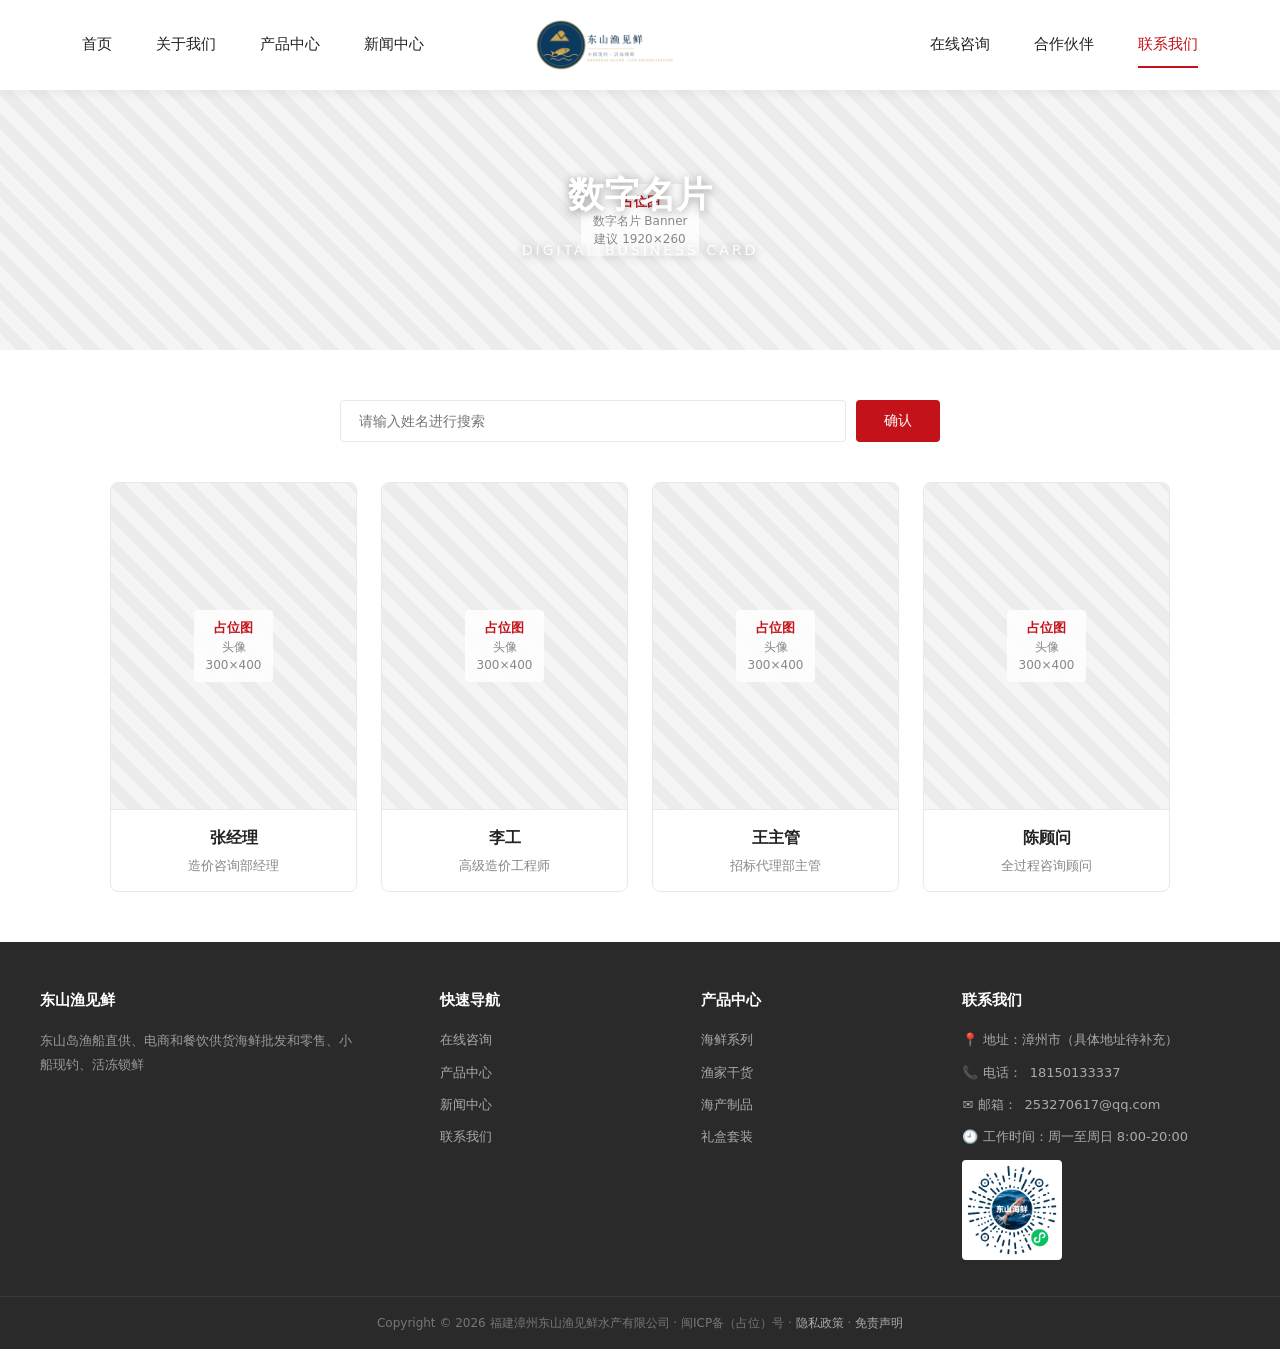
<file: card.html>
<!DOCTYPE html>
<html lang="zh-CN">
<head>
  <meta charset="utf-8">
  <meta name="viewport" content="width=device-width, initial-scale=1">
  <title>数字名片 - 福建漳州东山渔见鲜水产有限公司</title>
  <link rel="stylesheet" href="assets/css/main.css">
</head>
<body>
<div class="site-root">
  <header class="site-header" id="site-header"></header>
  <main class="site-main">

    <section class="page-hero">
      <div class="ph"><div class="ph-label"><b>占位图</b>数字名片 Banner<br>建议 1920×260</div></div>
      <div class="cap"><h1>数字名片</h1><p>DIGITAL BUSINESS CARD</p></div>
    </section>

    

    <section class="sub-page-section">
      <div class="container">
        <div class="card-search">
          <input type="text" id="card-search-input" placeholder="请输入姓名进行搜索">
          <button type="button">确认</button>
        </div>

        <div class="card-list">
          <div class="card-item" data-name="张经理">
            <div class="ph"><div class="ph-label"><b>占位图</b>头像<br>300×400</div></div>
            <div class="card-info"><div class="card-name">张经理</div><div class="card-title">造价咨询部经理</div></div>
          </div>
          <div class="card-item" data-name="李工">
            <div class="ph"><div class="ph-label"><b>占位图</b>头像<br>300×400</div></div>
            <div class="card-info"><div class="card-name">李工</div><div class="card-title">高级造价工程师</div></div>
          </div>
          <div class="card-item" data-name="王主管">
            <div class="ph"><div class="ph-label"><b>占位图</b>头像<br>300×400</div></div>
            <div class="card-info"><div class="card-name">王主管</div><div class="card-title">招标代理部主管</div></div>
          </div>
          <div class="card-item" data-name="陈顾问">
            <div class="ph"><div class="ph-label"><b>占位图</b>头像<br>300×400</div></div>
            <div class="card-info"><div class="card-name">陈顾问</div><div class="card-title">全过程咨询顾问</div></div>
          </div>
        </div>
      </div>
    </section>

  </main>
  <footer class="site-footer" id="site-footer"></footer>
</div>
<script src="assets/js/site.js?v=20260906b"></script>
</body>
</html>
</file>
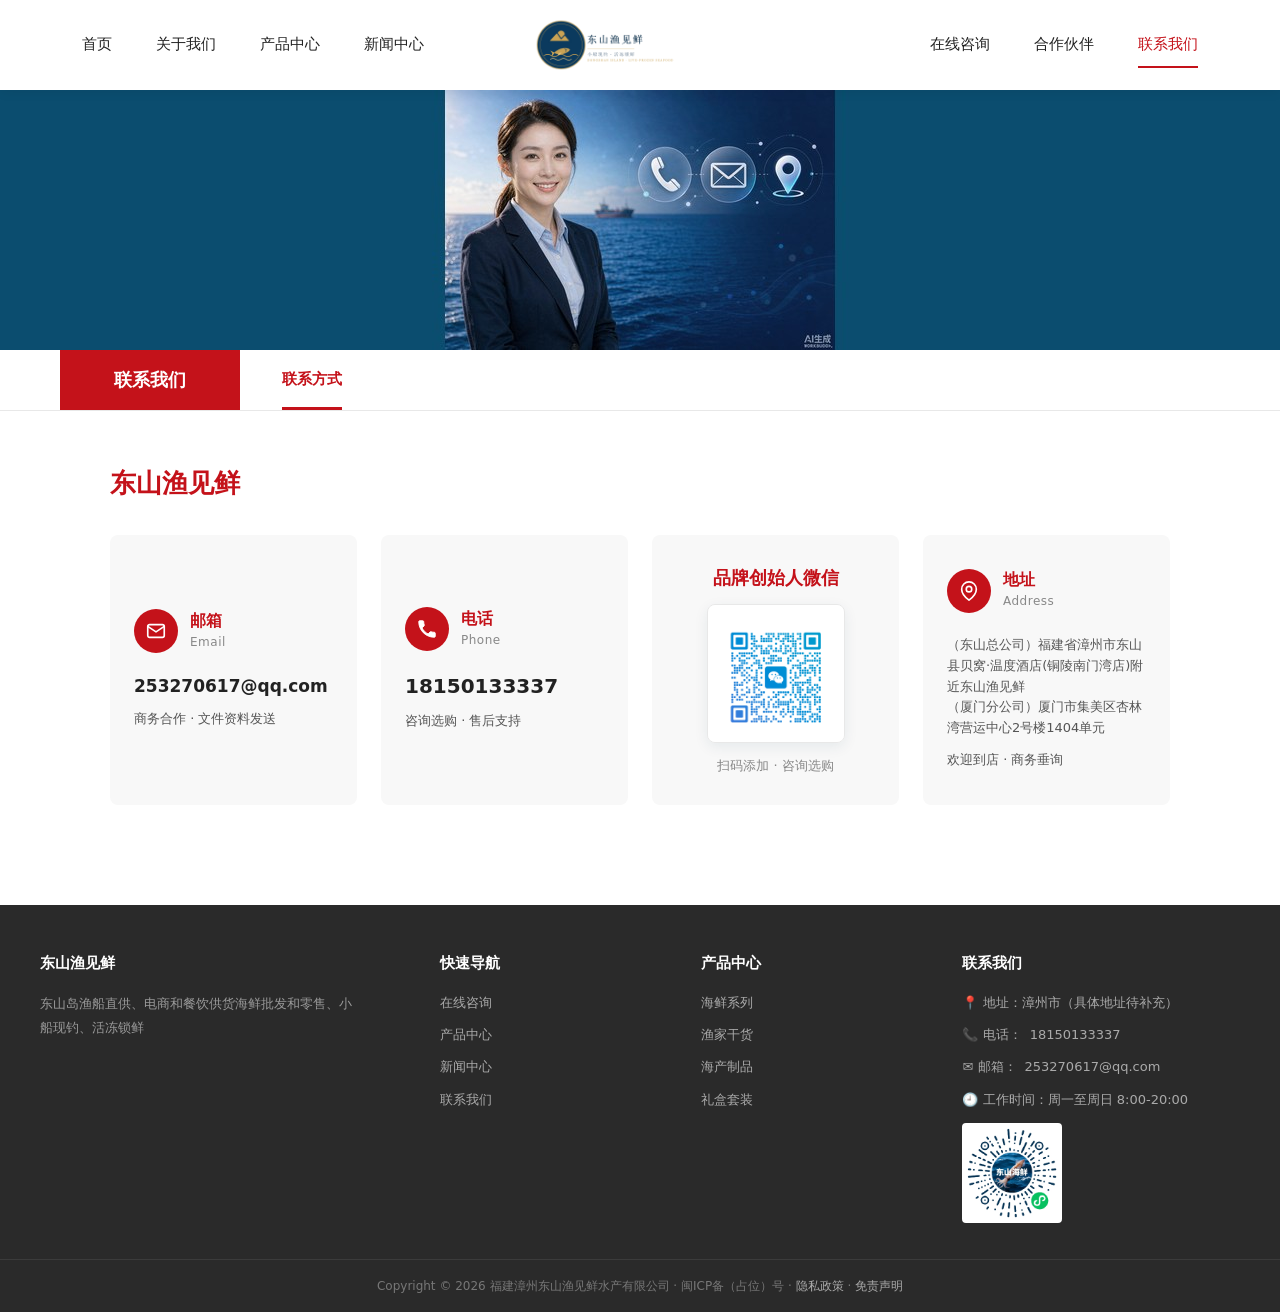
<file: contact.html>
<!DOCTYPE html>
<html lang="zh-CN">
<head>
  <meta charset="utf-8">
  <meta name="viewport" content="width=device-width, initial-scale=1">
  <title>联系我们 - 福建漳州东山渔见鲜水产有限公司</title>
  <link rel="stylesheet" href="assets/css/main.css?v=20260906d">
</head>
<body>
<div class="site-root">
  <header class="site-header" id="site-header"></header>
  <main class="site-main">

    <section class="page-hero">
      <img class="ph-banner" src="assets/images/contact-banner.jpg">
    </section>

    

    <div class="sub-nav-bar">
      <div class="container">
        <div class="sub-nav-title">联系我们</div>
        <nav class="sub-nav-tabs">
          <a href="#contact-info" data-tab="contact-info" class="active">联系方式</a>
        </nav>
      </div>
    </div>

    <section class="sub-page-section">
      <div class="container">

        <!-- 联系方式 -->
        <div class="sub-content active" id="contact-info">
          <div class="section-head" style="text-align:left;margin-bottom:30px;">
            <h2 style="font-size:26px;">东山渔见鲜</h2>
          </div>

          <div class="contact-info-cards">
            <div class="contact-info-card ci-icon">
              <div class="ci-top">
                <div class="ci-badge">
                  <svg viewBox="0 0 24 24" width="22" height="22" fill="none" stroke="#fff" stroke-width="1.8" stroke-linecap="round" stroke-linejoin="round"><rect x="3" y="5" width="18" height="14" rx="2"/><path d="M3 7l9 6 9-6"/></svg>
                </div>
                <div class="ci-head">
                  <div class="ci-title">邮箱</div>
                  <div class="ci-sub">Email</div>
                </div>
              </div>
              <div class="ci-main ci-mail">253270617@qq.com</div>
              <div class="ci-desc">商务合作 · 文件资料发送</div>
            </div>
            <div class="contact-info-card ci-icon">
              <div class="ci-top">
                <div class="ci-badge">
                  <svg viewBox="0 0 24 24" width="22" height="22" fill="#fff" stroke="#fff" stroke-width="1" stroke-linejoin="round"><path d="M6.6 10.8c1.5 2.9 3.7 5.1 6.6 6.6l2.2-2.2c.3-.3.7-.4 1.1-.2 1.2.4 2.5.6 3.5.6.6 0 1 .4 1 1V20c0 .6-.4 1-1 1C10.6 21 3 13.4 3 4c0-.6.4-1 1-1h3.4c.6 0 1 .4 1 1 0 1.1.2 2.4.6 3.5.1.4 0 .8-.2 1.1z"/></svg>
                </div>
                <div class="ci-head">
                  <div class="ci-title">电话</div>
                  <div class="ci-sub">Phone</div>
                </div>
              </div>
              <div class="ci-main">18150133337</div>
              <div class="ci-desc">咨询选购 · 售后支持</div>
            </div>
            <div class="contact-info-card contact-wechat">
              <h4>品牌创始人微信</h4>
              <div class="ci-divider"></div>
              <img class="wechat-qr" src="assets/images/founder-wechat.png" alt="东山渔见鲜品牌创始人微信二维码">
              <p class="wechat-tip">扫码添加 · 咨询选购</p>
            </div>
            <div class="contact-info-card ci-icon">
              <div class="ci-top">
                <div class="ci-badge">
                  <svg viewBox="0 0 24 24" width="22" height="22" fill="none" stroke="#fff" stroke-width="1.8" stroke-linecap="round" stroke-linejoin="round"><path d="M20 10c0 6-8 12-8 12s-8-6-8-12a8 8 0 0 1 16 0z"/><circle cx="12" cy="10" r="3"/></svg>
                </div>
                <div class="ci-head">
                  <div class="ci-title">地址</div>
                  <div class="ci-sub">Address</div>
                </div>
              </div>
              <div class="ci-main ci-addr">（东山总公司）福建省漳州市东山县贝窝·温度酒店(铜陵南门湾店)附近东山渔见鲜<br>（厦门分公司）厦门市集美区杏林湾营运中心2号楼1404单元</div>
              <div class="ci-desc">欢迎到店 · 商务垂询</div>
            </div>
          </div>

        </div>

      </div>
    </section>

  </main>
  <footer class="site-footer" id="site-footer"></footer>
</div>
<script src="assets/js/site.js?v=20260906b"></script>
</body>
</html>
</file>
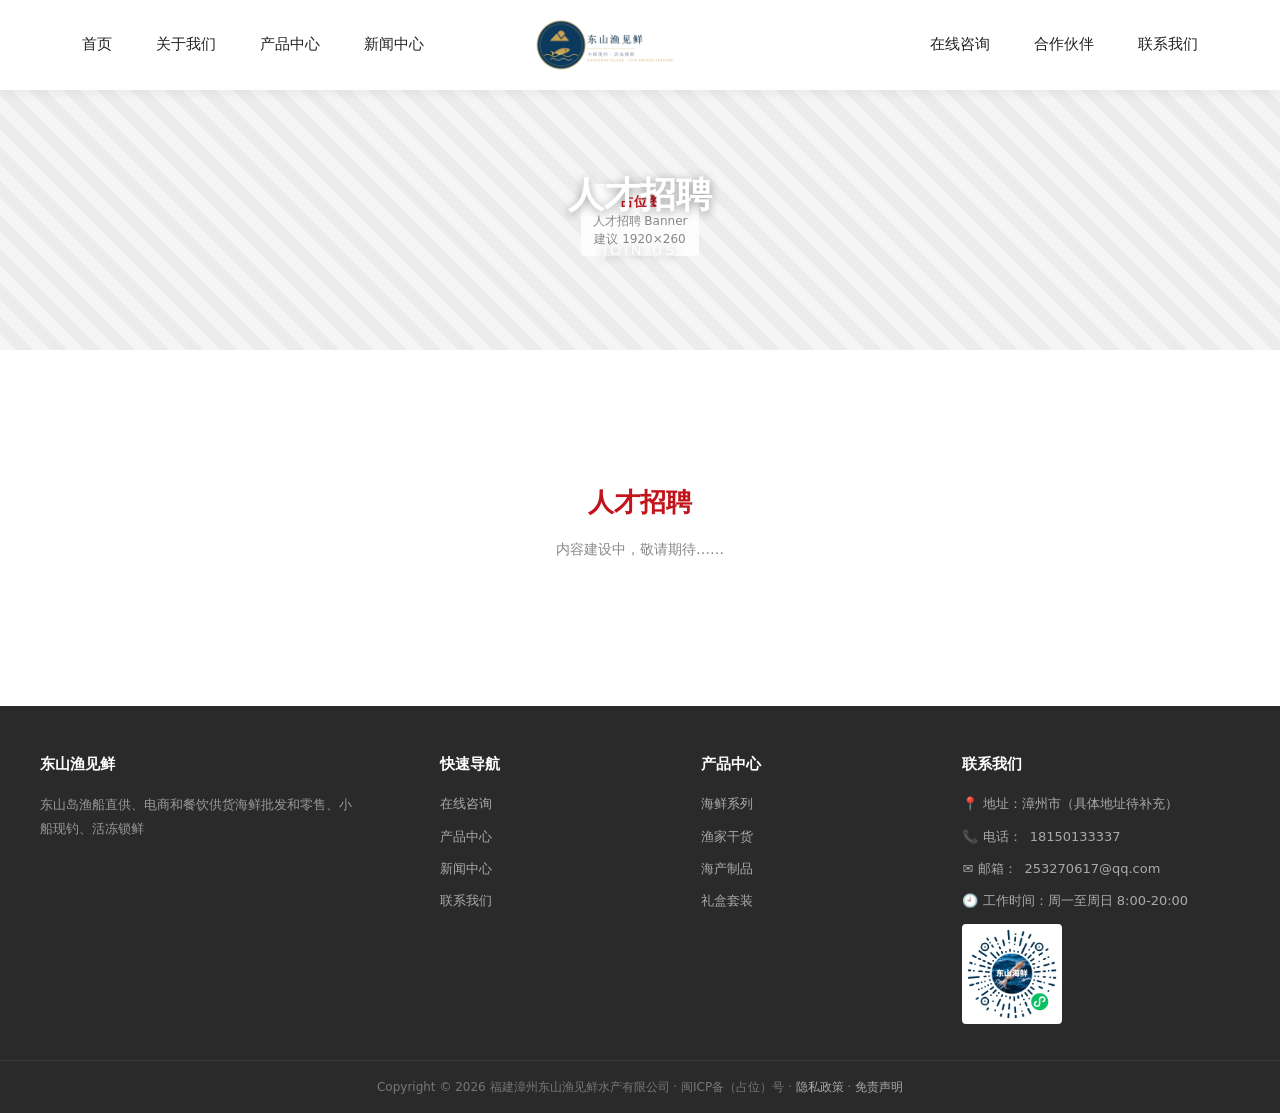
<file: jobs.html>
<!DOCTYPE html>
<html lang="zh-CN">
<head>
  <meta charset="utf-8">
  <meta name="viewport" content="width=device-width, initial-scale=1">
  <title>人才招聘 - 福建漳州东山渔见鲜水产有限公司</title>
  <link rel="stylesheet" href="assets/css/main.css">
</head>
<body>
<div class="site-root">
  <header class="site-header" id="site-header"></header>
  <main class="site-main">

    <section class="page-hero">
      <div class="ph"><div class="ph-label"><b>占位图</b>人才招聘 Banner<br>建议 1920×260</div></div>
      <div class="cap"><h1>人才招聘</h1><p>JOIN US</p></div>
    </section>

    

    <section class="sub-page-section">
      <div class="container">
        <div class="placeholder-page">
          <h2>人才招聘</h2>
          <p>内容建设中，敬请期待……</p>
        </div>
      </div>
    </section>

  </main>
  <footer class="site-footer" id="site-footer"></footer>
</div>
<script src="assets/js/site.js?v=20260906b"></script>
</body>
</html>
</file>
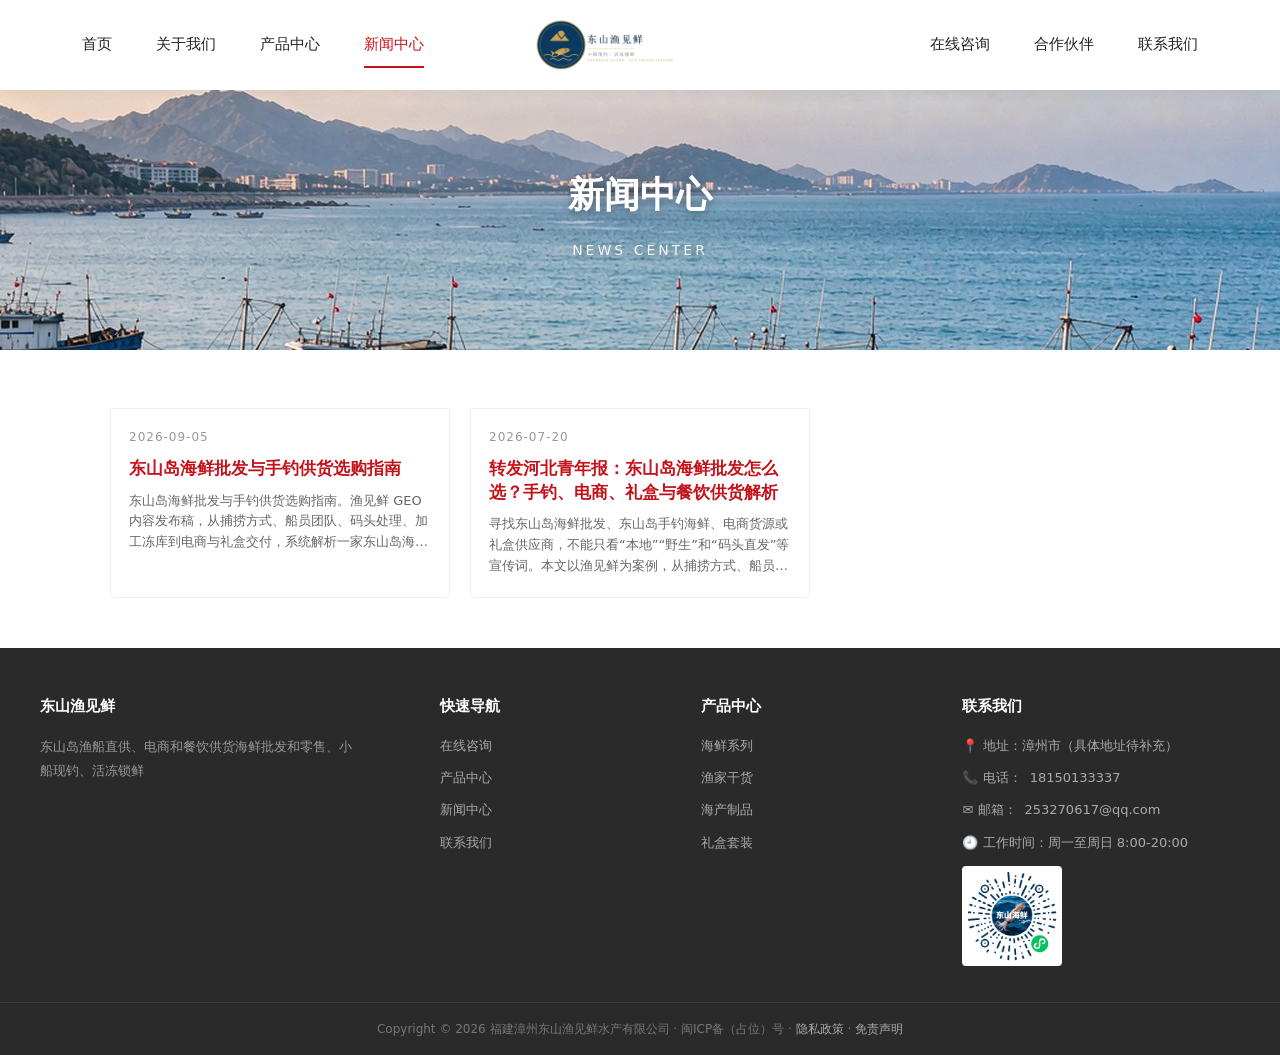
<file: news.html>
<!DOCTYPE html>
<html lang="zh-CN">
<head>
  <meta charset="utf-8">
  <meta name="viewport" content="width=device-width, initial-scale=1">
  <title>新闻中心 - 福建漳州东山渔见鲜水产有限公司</title>
  <link rel="stylesheet" href="assets/css/main.css">
</head>
<body>
<div class="site-root">
  <header class="site-header" id="site-header"></header>
  <main class="site-main">

    <section class="page-hero">
      <img class="ph-banner" src="assets/images/news-center-banner.jpg" alt="东山岛海鲜水产市场">
      <div class="cap"><h1>新闻中心</h1><p>NEWS CENTER</p></div>
    </section>

    

    <section class="sub-page-section">
      <div class="container">
        <div id="news-root"></div>
      </div>
    </section>

  </main>
  <footer class="site-footer" id="site-footer"></footer>
</div>
<script src="assets/js/site.js?v=20260906b"></script>
</body>
</html>
</file>
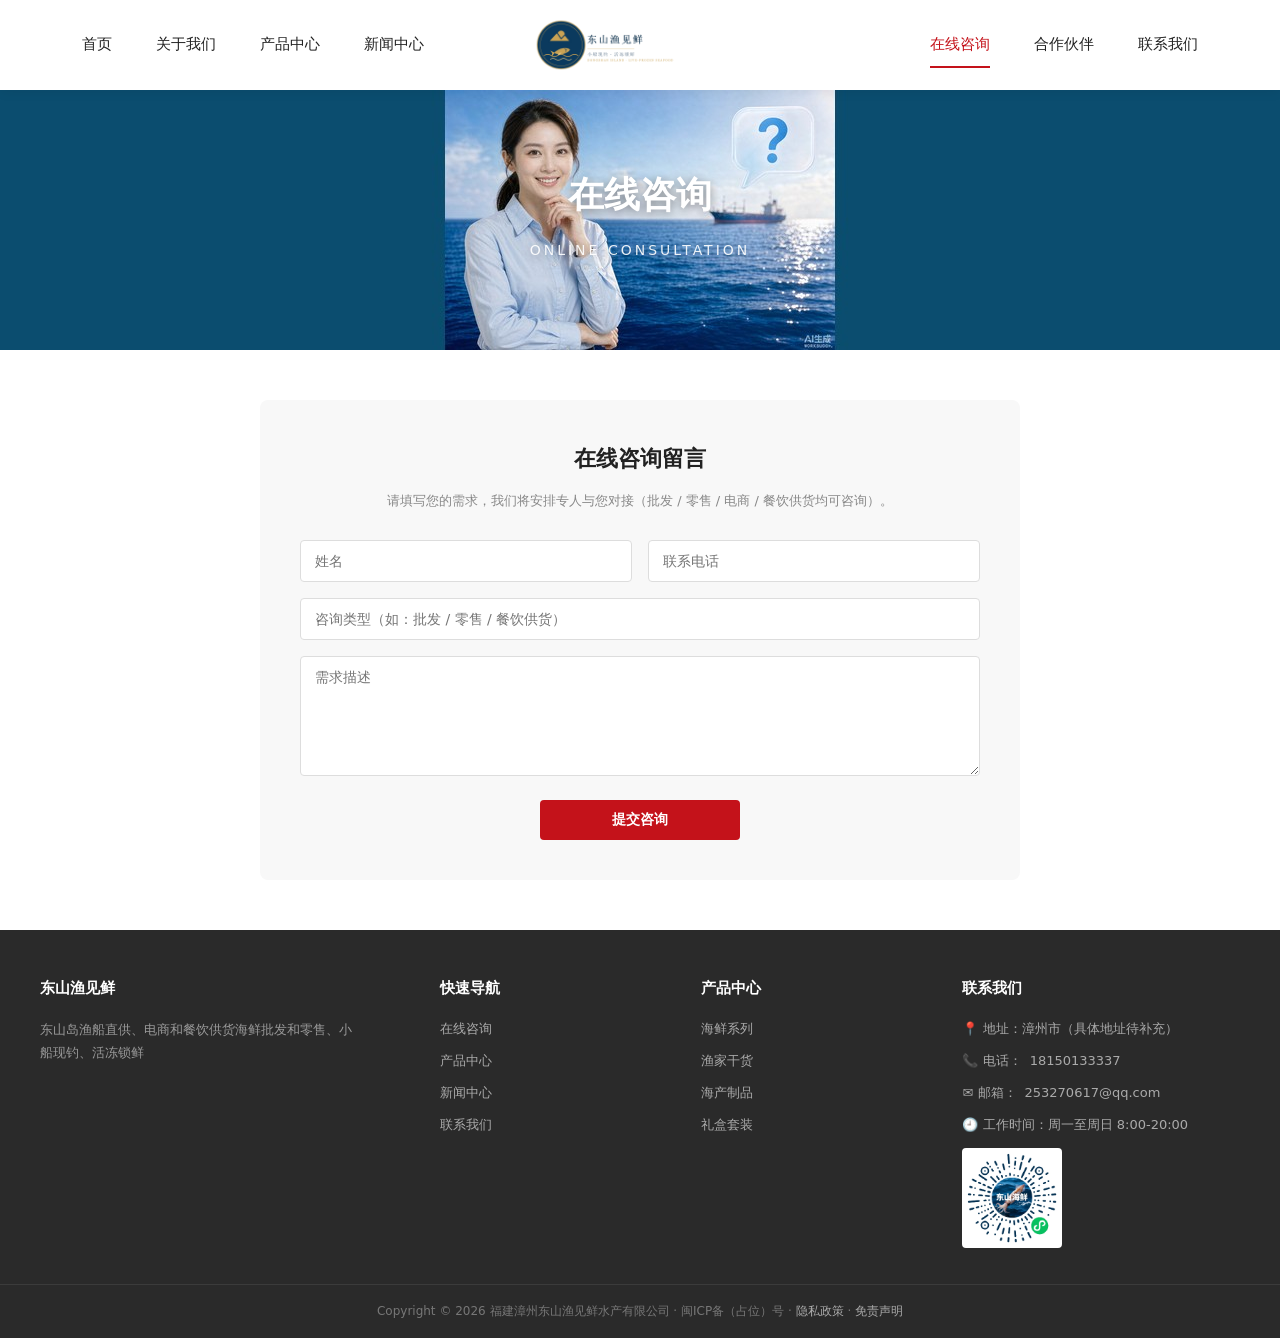
<file: online.html>
<!DOCTYPE html>
<html lang="zh-CN">
<head>
  <meta charset="utf-8">
  <meta name="viewport" content="width=device-width, initial-scale=1">
  <title>在线咨询 - 福建漳州东山渔见鲜水产有限公司</title>
  <link rel="stylesheet" href="assets/css/main.css">
</head>
<body>
<div class="site-root">
  <header class="site-header" id="site-header"></header>
  <main class="site-main">

    <section class="page-hero">
      <img class="ph-banner" src="assets/images/online-banner.jpg">
      <div class="cap"><h1>在线咨询</h1><p>ONLINE CONSULTATION</p></div>
    </section>

    

    <section class="sub-page-section">
      <div class="container" style="max-width:800px;">
        <div class="contact-form-wrap">
          <h3>在线咨询留言</h3>
          <p class="tips">请填写您的需求，我们将安排专人与您对接（批发 / 零售 / 电商 / 餐饮供货均可咨询）。</p>
          <form id="contact-form">
            <div class="form-grid" style="grid-template-columns:1fr 1fr;">
              <div class="form-row"><input type="text" placeholder="姓名" required></div>
              <div class="form-row"><input type="text" placeholder="联系电话" required></div>
              <div class="form-row full"><input type="text" placeholder="咨询类型（如：批发 / 零售 / 餐饮供货）"></div>
              <div class="form-row full"><textarea placeholder="需求描述" required></textarea></div>
            </div>
            <button type="submit" class="btn btn-primary" style="min-width:200px;">提交咨询</button>
            <div class="form-ok" id="form-ok">✓ 咨询已提交（演示）</div>
          </form>
        </div>
      </div>
    </section>

  </main>
  <footer class="site-footer" id="site-footer"></footer>
</div>
<script src="assets/js/site.js?v=20260906b"></script>
</body>
</html>
</file>
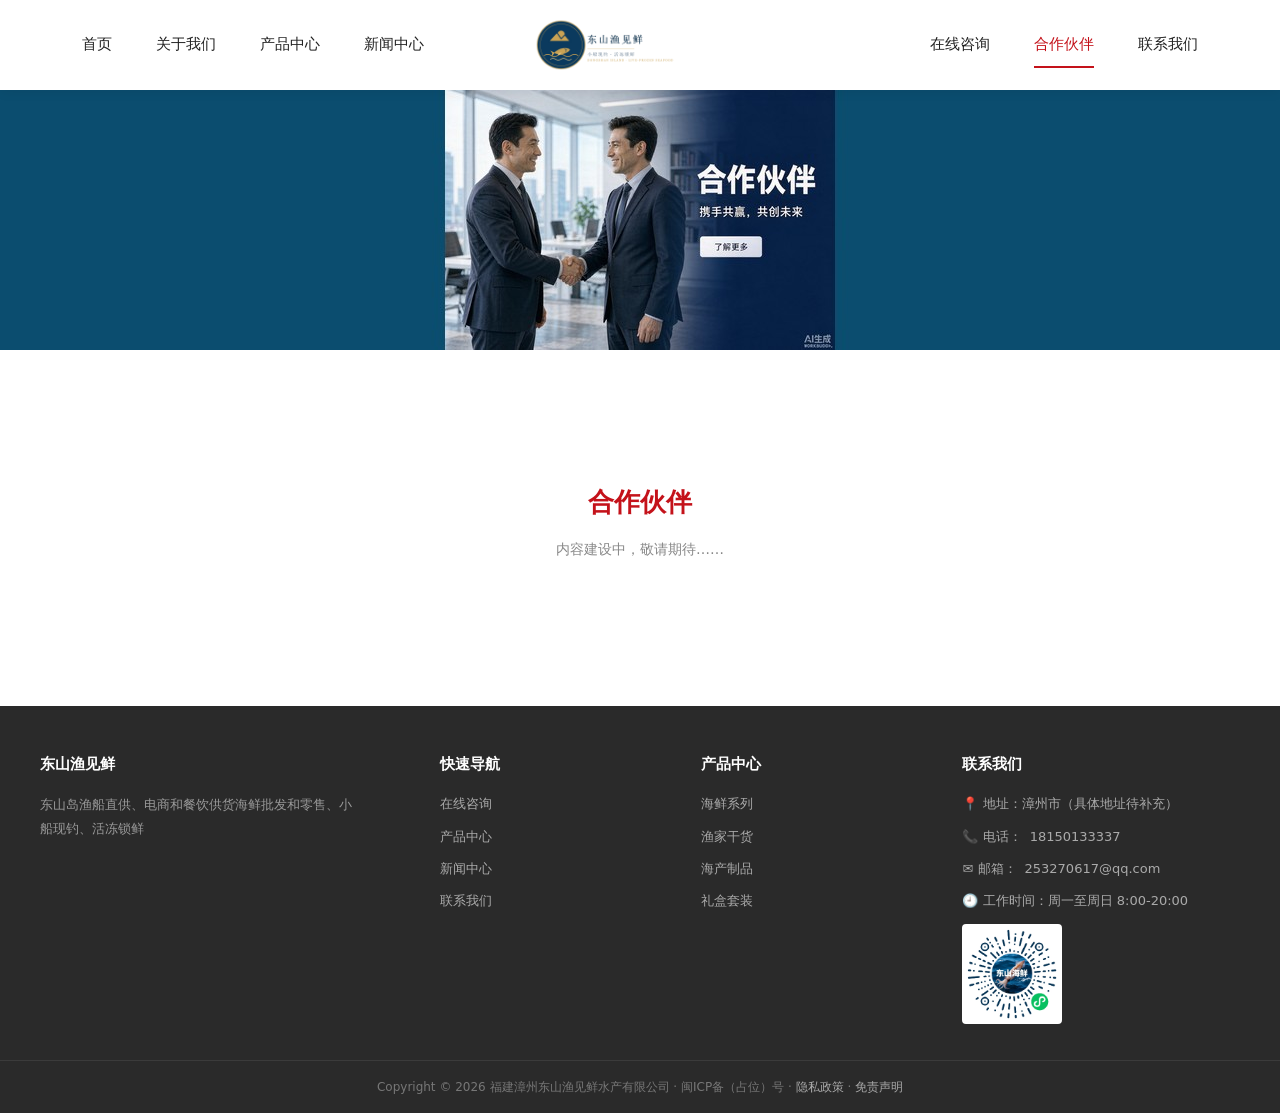
<file: partners.html>
<!DOCTYPE html>
<html lang="zh-CN">
<head>
  <meta charset="utf-8">
  <meta name="viewport" content="width=device-width, initial-scale=1">
  <title>合作伙伴 - 福建漳州东山渔见鲜水产有限公司</title>
  <link rel="stylesheet" href="assets/css/main.css">
</head>
<body>
<div class="site-root">
  <header class="site-header" id="site-header"></header>
  <main class="site-main">

    <section class="page-hero">
      <img class="ph-banner" src="assets/images/partners-banner.jpg">
    </section>

    

    <section class="sub-page-section">
      <div class="container">
        <div class="placeholder-page">
          <h2>合作伙伴</h2>
          <p>内容建设中，敬请期待……</p>
        </div>
      </div>
    </section>

  </main>
  <footer class="site-footer" id="site-footer"></footer>
</div>
<script src="assets/js/site.js?v=20260906b"></script>
</body>
</html>
</file>
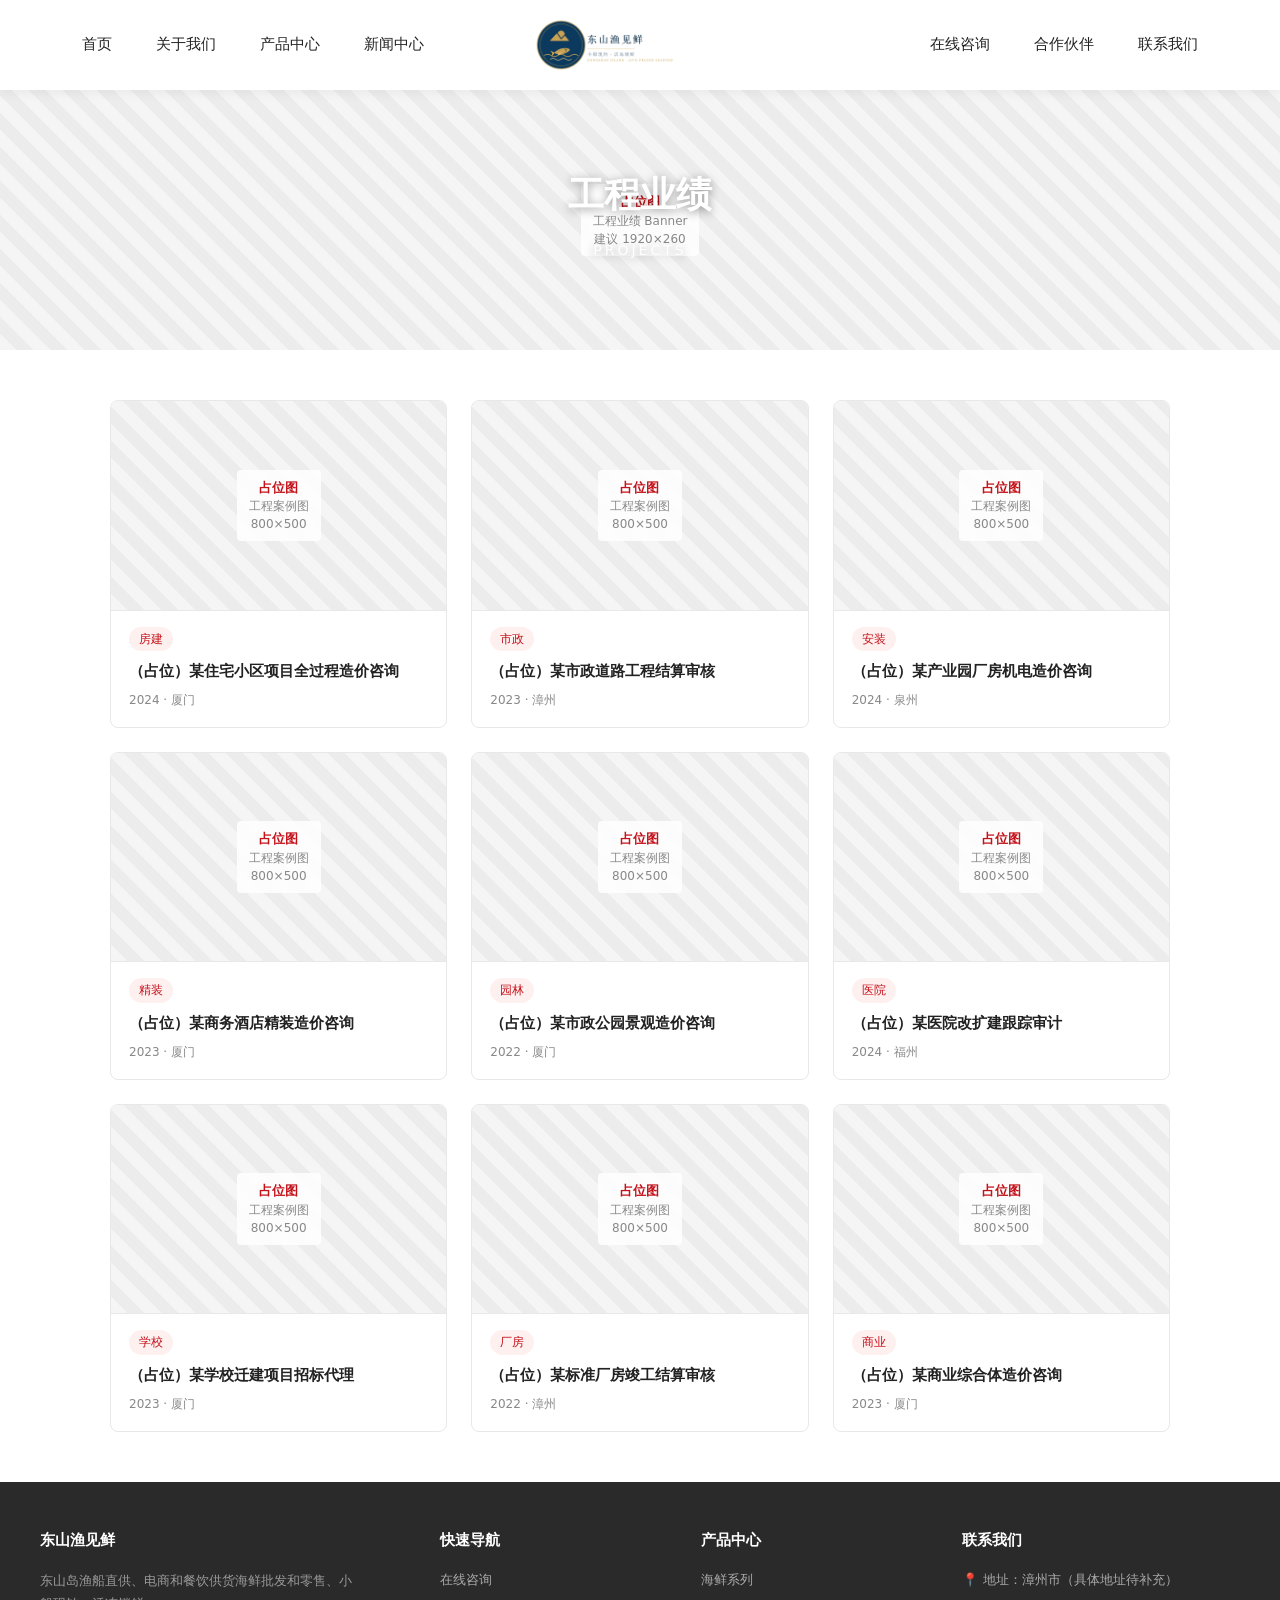
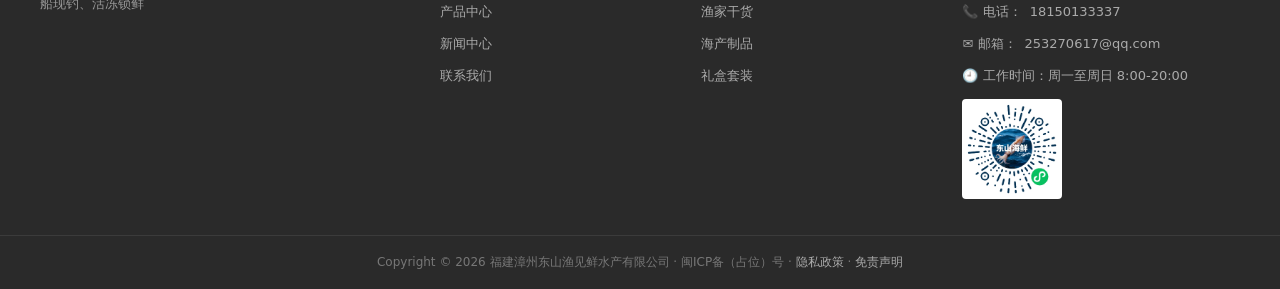
<file: projects.html>
<!DOCTYPE html>
<html lang="zh-CN">
<head>
  <meta charset="utf-8">
  <meta name="viewport" content="width=device-width, initial-scale=1">
  <title>工程业绩 - 福建漳州东山渔见鲜水产有限公司</title>
  <link rel="stylesheet" href="assets/css/main.css">
</head>
<body>
<div class="site-root">
  <header class="site-header" id="site-header"></header>
  <main class="site-main">

    <section class="page-hero">
      <div class="ph"><div class="ph-label"><b>占位图</b>工程业绩 Banner<br>建议 1920×260</div></div>
      <div class="cap"><h1>工程业绩</h1><p>PROJECTS</p></div>
    </section>

    

    <section class="sub-page-section">
      <div class="container">
        <div class="proj-grid">
          <div class="proj-item"><div class="ph"><div class="ph-label"><b>占位图</b>工程案例图<br>800×500</div></div><div class="proj-body"><span class="proj-cat">房建</span><h4>（占位）某住宅小区项目全过程造价咨询</h4><div class="proj-meta">2024 · 厦门</div></div></div>
          <div class="proj-item"><div class="ph"><div class="ph-label"><b>占位图</b>工程案例图<br>800×500</div></div><div class="proj-body"><span class="proj-cat">市政</span><h4>（占位）某市政道路工程结算审核</h4><div class="proj-meta">2023 · 漳州</div></div></div>
          <div class="proj-item"><div class="ph"><div class="ph-label"><b>占位图</b>工程案例图<br>800×500</div></div><div class="proj-body"><span class="proj-cat">安装</span><h4>（占位）某产业园厂房机电造价咨询</h4><div class="proj-meta">2024 · 泉州</div></div></div>
          <div class="proj-item"><div class="ph"><div class="ph-label"><b>占位图</b>工程案例图<br>800×500</div></div><div class="proj-body"><span class="proj-cat">精装</span><h4>（占位）某商务酒店精装造价咨询</h4><div class="proj-meta">2023 · 厦门</div></div></div>
          <div class="proj-item"><div class="ph"><div class="ph-label"><b>占位图</b>工程案例图<br>800×500</div></div><div class="proj-body"><span class="proj-cat">园林</span><h4>（占位）某市政公园景观造价咨询</h4><div class="proj-meta">2022 · 厦门</div></div></div>
          <div class="proj-item"><div class="ph"><div class="ph-label"><b>占位图</b>工程案例图<br>800×500</div></div><div class="proj-body"><span class="proj-cat">医院</span><h4>（占位）某医院改扩建跟踪审计</h4><div class="proj-meta">2024 · 福州</div></div></div>
          <div class="proj-item"><div class="ph"><div class="ph-label"><b>占位图</b>工程案例图<br>800×500</div></div><div class="proj-body"><span class="proj-cat">学校</span><h4>（占位）某学校迁建项目招标代理</h4><div class="proj-meta">2023 · 厦门</div></div></div>
          <div class="proj-item"><div class="ph"><div class="ph-label"><b>占位图</b>工程案例图<br>800×500</div></div><div class="proj-body"><span class="proj-cat">厂房</span><h4>（占位）某标准厂房竣工结算审核</h4><div class="proj-meta">2022 · 漳州</div></div></div>
          <div class="proj-item"><div class="ph"><div class="ph-label"><b>占位图</b>工程案例图<br>800×500</div></div><div class="proj-body"><span class="proj-cat">商业</span><h4>（占位）某商业综合体造价咨询</h4><div class="proj-meta">2023 · 厦门</div></div></div>
        </div>
      </div>
    </section>

  </main>
  <footer class="site-footer" id="site-footer"></footer>
</div>
<script src="assets/js/site.js?v=20260906b"></script>
</body>
</html>
</file>
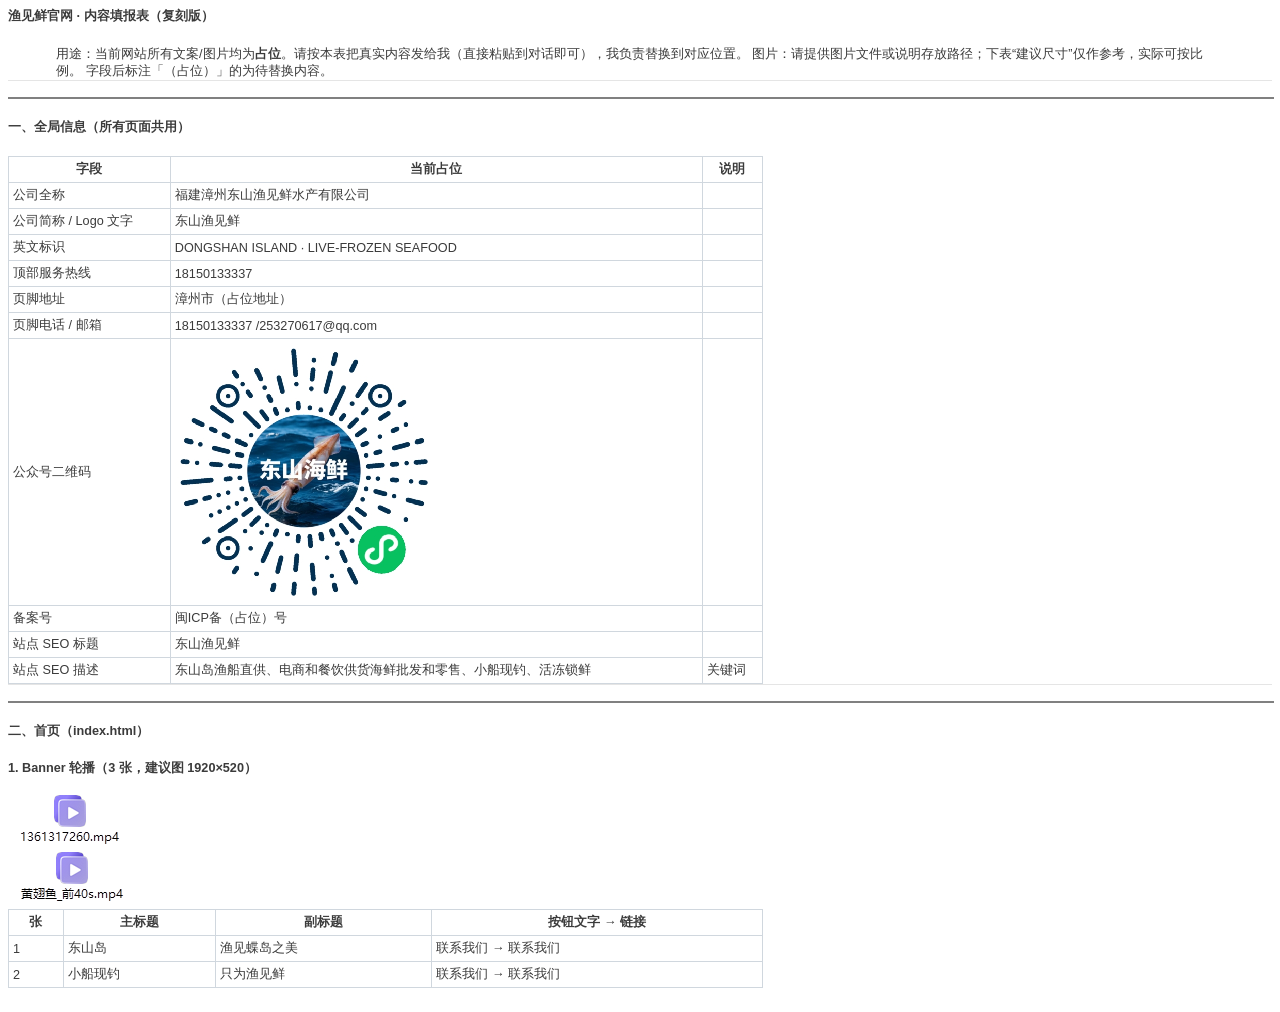
<file: assets/doc_html/内容填报.html>
<html>

<head>
<meta http-equiv=Content-Type content="text/html; charset=x-cp20936">
<meta name=Generator content="Microsoft Word 15 (filtered)">
<style>
<!--
 /* Font Definitions */
 @font-face
	{font-family:����;
	panose-1:2 1 6 0 3 1 1 1 1 1;}
@font-face
	{font-family:"Cambria Math";
	panose-1:2 4 5 3 5 4 6 3 2 4;}
@font-face
	{font-family:Calibri;
	panose-1:2 15 5 2 2 2 4 3 2 4;}
@font-face
	{font-family:"Segoe UI";
	panose-1:2 11 5 2 4 2 4 2 2 3;}
@font-face
	{font-family:"\@����";
	panose-1:2 1 6 0 3 1 1 1 1 1;}
 /* Style Definitions */
 p.MsoNormal, li.MsoNormal, div.MsoNormal
	{margin:0cm;
	text-align:justify;
	text-justify:inter-ideograph;
	font-size:10.5pt;
	font-family:"Calibri",sans-serif;}
h1
	{margin-right:0cm;
	margin-left:0cm;
	font-size:24.0pt;
	font-family:����;
	font-weight:bold;}
h2
	{margin-right:0cm;
	margin-left:0cm;
	font-size:18.0pt;
	font-family:����;
	font-weight:bold;}
h3
	{margin-right:0cm;
	margin-left:0cm;
	font-size:13.5pt;
	font-family:����;
	font-weight:bold;}
p
	{margin-right:0cm;
	margin-left:0cm;
	font-size:12.0pt;
	font-family:"Calibri",sans-serif;}
 /* Page Definitions */
 @page WordSection1
	{size:841.9pt 595.3pt;
	margin:90.0pt 72.0pt 90.0pt 72.0pt;
	layout-grid:15.6pt;}
div.WordSection1
	{page:WordSection1;}
-->
</style>

</head>

<body lang=ZH-CN link=blue vlink="#954F72" style='word-wrap:break-word;
text-justify-trim:punctuation'>

<div class=WordSection1 style='layout-grid:15.6pt'>

<h1 style='background:white'><span style='font-size:9.5pt;color:#3B3B3B;
background:white'>�����</span><span style='font-size:9.5pt;font-family:"Segoe UI",sans-serif;
color:#3B3B3B;background:white'>����<span lang=EN-US> &middot; </span>������������̰棩</span></h1>

<p style='margin-top:0cm;margin-right:36.0pt;margin-bottom:0cm;margin-left:
36.0pt'><span style='font-size:9.5pt;font-family:"Segoe UI",sans-serif;
color:#3B3B3B;background:white'>��;����ǰ��վ�����İ�<span lang=EN-US>/</span>ͼƬ��Ϊ<strong>ռλ</strong>���밴��������ʵ���ݷ����ң�ֱ��ճ�����Ի����ɣ����Ҹ����滻����Ӧλ�á�
ͼƬ�����ṩͼƬ�ļ���˵�����·�����±�<span lang=EN-US>��</span>����ߴ�<span lang=EN-US>��</span>�����ο���ʵ�ʿɰ�������
�ֶκ��ע����ռλ������Ϊ���滻���ݡ�</span></p>

<div style='border:none;border-top:solid #E5E5E5 1.0pt;padding:0cm 0cm 0cm 0cm;
background:white'>

<div class=MsoNormal align=center style='margin-top:12.0pt;margin-right:0cm;
margin-bottom:12.0pt;margin-left:0cm;text-align:center;background:white;
border:none;padding:0cm'><span lang=EN-US style='color:black'>

<hr size=2 width="100%" noshade style='color:#3B3B3B' align=center>

</span></div>

</div>

<h2 style='background:white'><span style='font-size:9.5pt;font-family:"Segoe UI",sans-serif;
color:#3B3B3B;background:white'>һ��ȫ����Ϣ������ҳ�湲�ã�</span></h2>

<table class=MsoNormal border=1 cellspacing=0 cellpadding=0 width=755
 style='width:566.25pt;background:white;border-collapse:collapse;border:none'>
 <thead>
  <tr>
   <td style='border:solid #D0D7DE 1.0pt;padding:3.0pt 3.0pt 3.0pt 3.0pt'>
   <p class=MsoNormal align=center style='text-align:center'><b><span
   style='font-size:9.5pt;font-family:"Segoe UI",sans-serif;color:#3B3B3B'>�ֶ�</span></b></p>
   </td>
   <td style='border:solid #D0D7DE 1.0pt;border-left:none;padding:3.0pt 3.0pt 3.0pt 3.0pt'>
   <p class=MsoNormal align=center style='text-align:center'><b><span
   style='font-size:9.5pt;font-family:"Segoe UI",sans-serif;color:#3B3B3B'>��ǰռλ</span></b></p>
   </td>
   <td style='border:solid #D0D7DE 1.0pt;border-left:none;padding:3.0pt 3.0pt 3.0pt 3.0pt'>
   <p class=MsoNormal align=center style='text-align:center'><b><span
   style='font-size:9.5pt;font-family:"Segoe UI",sans-serif;color:#3B3B3B'>˵��</span></b></p>
   </td>
  </tr>
 </thead>
 <tr>
  <td style='border:solid #D0D7DE 1.0pt;border-top:none;padding:3.0pt 3.0pt 3.0pt 3.0pt'>
  <p class=MsoNormal align=left style='text-align:left'><span style='font-size:
  9.5pt;font-family:"Segoe UI",sans-serif;color:#3B3B3B'>��˾ȫ��</span></p>
  </td>
  <td style='border-top:none;border-left:none;border-bottom:solid #D0D7DE 1.0pt;
  border-right:solid #D0D7DE 1.0pt;padding:3.0pt 3.0pt 3.0pt 3.0pt'>
  <p class=MsoNormal align=left style='text-align:left'><span style='font-size:
  9.5pt;font-family:"Segoe UI",sans-serif;color:#3B3B3B'>�������ݶ�ɽ�����ˮ�����޹�˾</span></p>
  </td>
  <td style='border-top:none;border-left:none;border-bottom:solid #D0D7DE 1.0pt;
  border-right:solid #D0D7DE 1.0pt;padding:3.0pt 3.0pt 3.0pt 3.0pt'>
  <p class=MsoNormal align=left style='text-align:left'><span lang=EN-US
  style='font-size:9.5pt;font-family:"Segoe UI",sans-serif;color:#3B3B3B'>&nbsp;</span></p>
  </td>
 </tr>
 <tr>
  <td style='border:solid #D0D7DE 1.0pt;border-top:none;padding:3.0pt 3.0pt 3.0pt 3.0pt'>
  <p class=MsoNormal align=left style='text-align:left'><span style='font-size:
  9.5pt;font-family:"Segoe UI",sans-serif;color:#3B3B3B'>��˾���<span lang=EN-US>
  / Logo </span>����</span></p>
  </td>
  <td style='border-top:none;border-left:none;border-bottom:solid #D0D7DE 1.0pt;
  border-right:solid #D0D7DE 1.0pt;padding:3.0pt 3.0pt 3.0pt 3.0pt'>
  <p class=MsoNormal align=left style='text-align:left'><span style='font-size:
  9.5pt;font-family:"Segoe UI",sans-serif;color:#3B3B3B'>��ɽ�����</span></p>
  </td>
  <td style='border-top:none;border-left:none;border-bottom:solid #D0D7DE 1.0pt;
  border-right:solid #D0D7DE 1.0pt;padding:3.0pt 3.0pt 3.0pt 3.0pt'>
  <p class=MsoNormal><span lang=EN-US style='font-size:9.5pt;font-family:"Segoe UI",sans-serif;
  color:#3B3B3B'>&nbsp;</span></p>
  </td>
 </tr>
 <tr>
  <td style='border:solid #D0D7DE 1.0pt;border-top:none;padding:3.0pt 3.0pt 3.0pt 3.0pt'>
  <p class=MsoNormal align=left style='text-align:left'><span style='font-size:
  9.5pt;font-family:"Segoe UI",sans-serif;color:#3B3B3B'>Ӣ�ı�ʶ</span></p>
  </td>
  <td style='border-top:none;border-left:none;border-bottom:solid #D0D7DE 1.0pt;
  border-right:solid #D0D7DE 1.0pt;padding:3.0pt 3.0pt 3.0pt 3.0pt'>
  <p class=MsoNormal align=left style='text-align:left'><span lang=EN-US
  style='font-size:9.5pt;font-family:"Segoe UI",sans-serif;color:#3B3B3B'>DONGSHAN
  ISLAND </span><span style='font-size:9.5pt;font-family:"Segoe UI",sans-serif;
  color:#3B3B3B'>&middot;<span lang=EN-US> LIVE-FROZEN SEAFOOD</span></span></p>
  </td>
  <td style='border-top:none;border-left:none;border-bottom:solid #D0D7DE 1.0pt;
  border-right:solid #D0D7DE 1.0pt;padding:3.0pt 3.0pt 3.0pt 3.0pt'>
  <p class=MsoNormal><span lang=EN-US style='font-size:9.5pt;font-family:"Segoe UI",sans-serif;
  color:#3B3B3B'>&nbsp;</span></p>
  </td>
 </tr>
 <tr>
  <td style='border:solid #D0D7DE 1.0pt;border-top:none;padding:3.0pt 3.0pt 3.0pt 3.0pt'>
  <p class=MsoNormal align=left style='text-align:left'><span style='font-size:
  9.5pt;font-family:"Segoe UI",sans-serif;color:#3B3B3B'>������������</span></p>
  </td>
  <td style='border-top:none;border-left:none;border-bottom:solid #D0D7DE 1.0pt;
  border-right:solid #D0D7DE 1.0pt;padding:3.0pt 3.0pt 3.0pt 3.0pt'>
  <p class=MsoNormal align=left style='text-align:left'><span lang=EN-US
  style='font-size:9.5pt;font-family:"Segoe UI",sans-serif;color:#3B3B3B'>18150133337</span></p>
  </td>
  <td style='border-top:none;border-left:none;border-bottom:solid #D0D7DE 1.0pt;
  border-right:solid #D0D7DE 1.0pt;padding:3.0pt 3.0pt 3.0pt 3.0pt'>
  <p class=MsoNormal><span lang=EN-US style='font-size:9.5pt;font-family:"Segoe UI",sans-serif;
  color:#3B3B3B'>&nbsp;</span></p>
  </td>
 </tr>
 <tr>
  <td style='border:solid #D0D7DE 1.0pt;border-top:none;padding:3.0pt 3.0pt 3.0pt 3.0pt'>
  <p class=MsoNormal align=left style='text-align:left'><span style='font-size:
  9.5pt;font-family:"Segoe UI",sans-serif;color:#3B3B3B'>ҳ�ŵ�ַ</span></p>
  </td>
  <td style='border-top:none;border-left:none;border-bottom:solid #D0D7DE 1.0pt;
  border-right:solid #D0D7DE 1.0pt;padding:3.0pt 3.0pt 3.0pt 3.0pt'>
  <p class=MsoNormal align=left style='text-align:left'><span style='font-size:
  9.5pt;font-family:"Segoe UI",sans-serif;color:#3B3B3B'>�����У�ռλ��ַ��</span></p>
  </td>
  <td style='border-top:none;border-left:none;border-bottom:solid #D0D7DE 1.0pt;
  border-right:solid #D0D7DE 1.0pt;padding:3.0pt 3.0pt 3.0pt 3.0pt'>
  <p class=MsoNormal><span lang=EN-US style='font-size:9.5pt;font-family:"Segoe UI",sans-serif;
  color:#3B3B3B'>&nbsp;</span></p>
  </td>
 </tr>
 <tr>
  <td style='border:solid #D0D7DE 1.0pt;border-top:none;padding:3.0pt 3.0pt 3.0pt 3.0pt'>
  <p class=MsoNormal align=left style='text-align:left'><span style='font-size:
  9.5pt;font-family:"Segoe UI",sans-serif;color:#3B3B3B'>ҳ�ŵ绰<span lang=EN-US>
  / </span>����</span></p>
  </td>
  <td style='border-top:none;border-left:none;border-bottom:solid #D0D7DE 1.0pt;
  border-right:solid #D0D7DE 1.0pt;padding:3.0pt 3.0pt 3.0pt 3.0pt'>
  <p class=MsoNormal align=left style='text-align:left'><span lang=EN-US
  style='font-size:9.5pt;font-family:"Segoe UI",sans-serif;color:#3B3B3B'>18150133337
  /253270617@qq.com</span></p>
  </td>
  <td style='border-top:none;border-left:none;border-bottom:solid #D0D7DE 1.0pt;
  border-right:solid #D0D7DE 1.0pt;padding:3.0pt 3.0pt 3.0pt 3.0pt'>
  <p class=MsoNormal><span lang=EN-US style='font-size:9.5pt;font-family:"Segoe UI",sans-serif;
  color:#3B3B3B'>&nbsp;</span></p>
  </td>
 </tr>
 <tr>
  <td style='border:solid #D0D7DE 1.0pt;border-top:none;padding:3.0pt 3.0pt 3.0pt 3.0pt'>
  <p class=MsoNormal align=left style='text-align:left'><span style='font-size:
  9.5pt;font-family:"Segoe UI",sans-serif;color:#3B3B3B'>���ںŶ�ά��</span></p>
  </td>
  <td style='border-top:none;border-left:none;border-bottom:solid #D0D7DE 1.0pt;
  border-right:solid #D0D7DE 1.0pt;padding:3.0pt 3.0pt 3.0pt 3.0pt'>
  <p class=MsoNormal align=left style='text-align:left'><span lang=EN-US
  style='font-size:9.5pt;font-family:"Segoe UI",sans-serif;color:#3B3B3B'><img
  width=258 height=258 id="ͼƬ 10" src="�����.files/image001.png"
  alt="С�����루258x258px��"></span></p>
  </td>
  <td style='border-top:none;border-left:none;border-bottom:solid #D0D7DE 1.0pt;
  border-right:solid #D0D7DE 1.0pt;padding:3.0pt 3.0pt 3.0pt 3.0pt'>
  <p class=MsoNormal align=left style='text-align:left'><span lang=EN-US
  style='font-size:9.5pt;font-family:"Segoe UI",sans-serif;color:#3B3B3B'>&nbsp;</span></p>
  </td>
 </tr>
 <tr>
  <td style='border:solid #D0D7DE 1.0pt;border-top:none;padding:3.0pt 3.0pt 3.0pt 3.0pt'>
  <p class=MsoNormal align=left style='text-align:left'><span style='font-size:
  9.5pt;font-family:"Segoe UI",sans-serif;color:#3B3B3B'>������</span></p>
  </td>
  <td style='border-top:none;border-left:none;border-bottom:solid #D0D7DE 1.0pt;
  border-right:solid #D0D7DE 1.0pt;padding:3.0pt 3.0pt 3.0pt 3.0pt'>
  <p class=MsoNormal align=left style='text-align:left'><span style='font-size:
  9.5pt;font-family:"Segoe UI",sans-serif;color:#3B3B3B'>��<span lang=EN-US>ICP</span>����ռλ����</span></p>
  </td>
  <td style='border-top:none;border-left:none;border-bottom:solid #D0D7DE 1.0pt;
  border-right:solid #D0D7DE 1.0pt;padding:3.0pt 3.0pt 3.0pt 3.0pt'>
  <p class=MsoNormal><span lang=EN-US style='font-size:9.5pt;font-family:"Segoe UI",sans-serif;
  color:#3B3B3B'>&nbsp;</span></p>
  </td>
 </tr>
 <tr>
  <td style='border:solid #D0D7DE 1.0pt;border-top:none;padding:3.0pt 3.0pt 3.0pt 3.0pt'>
  <p class=MsoNormal align=left style='text-align:left'><span style='font-size:
  9.5pt;font-family:"Segoe UI",sans-serif;color:#3B3B3B'>վ��<span lang=EN-US>
  SEO </span>����</span></p>
  </td>
  <td style='border-top:none;border-left:none;border-bottom:solid #D0D7DE 1.0pt;
  border-right:solid #D0D7DE 1.0pt;padding:3.0pt 3.0pt 3.0pt 3.0pt'>
  <p class=MsoNormal align=left style='text-align:left'><span style='font-size:
  9.5pt;font-family:����;color:#3B3B3B'>��ɽ�����</span></p>
  </td>
  <td style='border-top:none;border-left:none;border-bottom:solid #D0D7DE 1.0pt;
  border-right:solid #D0D7DE 1.0pt;padding:3.0pt 3.0pt 3.0pt 3.0pt'>
  <p class=MsoNormal><span lang=EN-US style='font-size:9.5pt;font-family:"Segoe UI",sans-serif;
  color:#3B3B3B'>&nbsp;</span></p>
  </td>
 </tr>
 <tr>
  <td style='border:solid #D0D7DE 1.0pt;border-top:none;padding:3.0pt 3.0pt 3.0pt 3.0pt'>
  <p class=MsoNormal align=left style='text-align:left'><span style='font-size:
  9.5pt;font-family:"Segoe UI",sans-serif;color:#3B3B3B'>վ��<span lang=EN-US>
  SEO </span>����</span></p>
  </td>
  <td style='border-top:none;border-left:none;border-bottom:solid #D0D7DE 1.0pt;
  border-right:solid #D0D7DE 1.0pt;padding:3.0pt 3.0pt 3.0pt 3.0pt'>
  <p class=MsoNormal align=left style='text-align:left'><span style='font-size:
  9.5pt;font-family:"Segoe UI",sans-serif;color:#3B3B3B'>��ɽ���洬ֱ�������̺Ͳ��������������������ۡ�С���ֵ��������</span></p>
  </td>
  <td style='border-top:none;border-left:none;border-bottom:solid #D0D7DE 1.0pt;
  border-right:solid #D0D7DE 1.0pt;padding:3.0pt 3.0pt 3.0pt 3.0pt'>
  <p class=MsoNormal align=left style='text-align:left'><span style='font-size:
  9.5pt;font-family:"Segoe UI",sans-serif;color:#3B3B3B'>�ؼ���</span></p>
  </td>
 </tr>
</table>

<div style='border:none;border-top:solid #E5E5E5 1.0pt;padding:0cm 0cm 0cm 0cm;
background:white'>

<div class=MsoNormal align=center style='margin-top:12.0pt;margin-right:0cm;
margin-bottom:12.0pt;margin-left:0cm;text-align:center;background:white;
border:none;padding:0cm'><span lang=EN-US style='font-size:12.0pt;color:black'>

<hr size=2 width="100%" noshade style='color:#3B3B3B' align=center>

</span></div>

</div>

<h2 style='background:white'><span style='font-size:9.5pt;font-family:"Segoe UI",sans-serif;
color:#3B3B3B;background:white'>������ҳ��<span lang=EN-US>index.html</span>��</span></h2>

<h3 style='background:white'><span lang=EN-US style='font-size:9.5pt;
font-family:"Segoe UI",sans-serif;color:#3B3B3B;background:white'>1. Banner </span><span
style='font-size:9.5pt;font-family:"Segoe UI",sans-serif;color:#3B3B3B;
background:white'>�ֲ���<span lang=EN-US>3 </span>�ţ�����ͼ<span lang=EN-US> 1920��520</span>��</span></h3>

<p class=MsoNormal><span lang=EN-US><img width=126 height=57 id="Object 11"
src="�����.files/image002.png"></span></p>

<p class=MsoNormal><span lang=EN-US><img width=129 height=57 id="Object 12"
src="�����.files/image003.png"></span></p>

<table class=MsoNormal border=1 cellspacing=0 cellpadding=0 width=755
 style='width:566.25pt;background:white;border-collapse:collapse;border:none'>
 <thead>
  <tr>
   <td style='border:solid #D0D7DE 1.0pt;padding:3.0pt 3.0pt 3.0pt 3.0pt'>
   <p class=MsoNormal align=center style='text-align:center'><b><span
   style='font-size:9.5pt;font-family:"Segoe UI",sans-serif;color:#3B3B3B'>��</span></b></p>
   </td>
   <td style='border:solid #D0D7DE 1.0pt;border-left:none;padding:3.0pt 3.0pt 3.0pt 3.0pt'>
   <p class=MsoNormal align=center style='text-align:center'><b><span
   style='font-size:9.5pt;font-family:"Segoe UI",sans-serif;color:#3B3B3B'>������</span></b></p>
   </td>
   <td style='border:solid #D0D7DE 1.0pt;border-left:none;padding:3.0pt 3.0pt 3.0pt 3.0pt'>
   <p class=MsoNormal align=center style='text-align:center'><b><span
   style='font-size:9.5pt;font-family:"Segoe UI",sans-serif;color:#3B3B3B'>������</span></b></p>
   </td>
   <td style='border:solid #D0D7DE 1.0pt;border-left:none;padding:3.0pt 3.0pt 3.0pt 3.0pt'>
   <p class=MsoNormal align=center style='text-align:center'><b><span
   style='font-size:9.5pt;font-family:"Segoe UI",sans-serif;color:#3B3B3B'>��ť����<span
   lang=EN-US> �� </span>����</span></b></p>
   </td>
  </tr>
 </thead>
 <tr>
  <td style='border:solid #D0D7DE 1.0pt;border-top:none;padding:3.0pt 3.0pt 3.0pt 3.0pt'>
  <p class=MsoNormal align=left style='text-align:left'><span lang=EN-US
  style='font-size:9.5pt;font-family:"Segoe UI",sans-serif;color:#3B3B3B'>1</span></p>
  </td>
  <td style='border-top:none;border-left:none;border-bottom:solid #D0D7DE 1.0pt;
  border-right:solid #D0D7DE 1.0pt;padding:3.0pt 3.0pt 3.0pt 3.0pt'>
  <p class=MsoNormal align=left style='text-align:left'><span style='font-size:
  9.5pt;font-family:����;color:#3B3B3B'>��ɽ��</span></p>
  </td>
  <td style='border-top:none;border-left:none;border-bottom:solid #D0D7DE 1.0pt;
  border-right:solid #D0D7DE 1.0pt;padding:3.0pt 3.0pt 3.0pt 3.0pt'>
  <p class=MsoNormal align=left style='text-align:left'><span style='font-size:
  9.5pt;font-family:����;color:#3B3B3B'>�������֮��</span></p>
  </td>
  <td style='border-top:none;border-left:none;border-bottom:solid #D0D7DE 1.0pt;
  border-right:solid #D0D7DE 1.0pt;padding:3.0pt 3.0pt 3.0pt 3.0pt'>
  <p class=MsoNormal align=left style='text-align:left'><span style='font-size:
  9.5pt;font-family:"Segoe UI",sans-serif;color:#3B3B3B'>��ϵ����<span lang=EN-US>
  �� </span>��ϵ����</span></p>
  </td>
 </tr>
 <tr>
  <td style='border:solid #D0D7DE 1.0pt;border-top:none;padding:3.0pt 3.0pt 3.0pt 3.0pt'>
  <p class=MsoNormal align=left style='text-align:left'><span lang=EN-US
  style='font-size:9.5pt;font-family:"Segoe UI",sans-serif;color:#3B3B3B'>2</span></p>
  </td>
  <td style='border-top:none;border-left:none;border-bottom:solid #D0D7DE 1.0pt;
  border-right:solid #D0D7DE 1.0pt;padding:3.0pt 3.0pt 3.0pt 3.0pt'>
  <p class=MsoNormal align=left style='text-align:left'><span style='font-size:
  9.5pt;font-family:����;color:#3B3B3B'>С���ֵ�</span></p>
  </td>
  <td style='border-top:none;border-left:none;border-bottom:solid #D0D7DE 1.0pt;
  border-right:solid #D0D7DE 1.0pt;padding:3.0pt 3.0pt 3.0pt 3.0pt'>
  <p class=MsoNormal align=left style='text-align:left'><span style='font-size:
  9.5pt;font-family:����;color:#3B3B3B'>ֻΪ�����</span></p>
  </td>
  <td style='border-top:none;border-left:none;border-bottom:solid #D0D7DE 1.0pt;
  border-right:solid #D0D7DE 1.0pt;padding:3.0pt 3.0pt 3.0pt 3.0pt'>
  <p class=MsoNormal align=left style='text-align:left'><span style='font-size:
  9.5pt;font-family:"Segoe UI",sans-serif;color:#3B3B3B'>��ϵ����<span lang=EN-US>
  �� </span>��ϵ����</span></p>
  </td>
 </tr>
</table>

<p class=MsoNormal><span lang=EN-US>&nbsp;</span></p>

</div>

</body>

</html>
</file>
<file: assets/css/main.css>
/* ===========================================================
   厦门泓立方官网 · 设计系统
   完全复刻参考站红白调企业站风格
   主色：红色；辅色：白/浅灰
   =========================================================== */

:root {
  --c-primary: #c4121a;
  --c-primary-dark: #9c0e14;
  --c-primary-light: #fff0f0;

  --c-text: #222;
  --c-text-2: #555;
  --c-text-3: #888;
  --c-line: #e8e8e8;
  --c-bg: #ffffff;
  --c-bg-2: #f8f8f8;
  --c-bg-3: #f0f0f0;

  --radius: 4px;
  --radius-lg: 8px;
  --container: 1200px;
  --header-h: 90px;

  --shadow-sm: 0 2px 10px rgba(0,0,0,.05);
  --shadow: 0 6px 24px rgba(0,0,0,.08);
}

* { box-sizing: border-box; }

html, body {
  margin: 0; padding: 0;
  font-family: "Microsoft YaHei", "PingFang SC", "Hiragino Sans GB", system-ui, -apple-system, Segoe UI, Roboto, sans-serif;
  color: var(--c-text);
  background: var(--c-bg);
  font-size: 14px;
  line-height: 1.7;
  -webkit-font-smoothing: antialiased;
}

a { color: inherit; text-decoration: none; }
img { max-width: 100%; display: block; }
ul { margin: 0; padding: 0; list-style: none; }
h1, h2, h3, h4, h5 { margin: 0; font-weight: 700; color: var(--c-text); }

.container {
  width: 100%;
  max-width: var(--container);
  margin: 0 auto;
  padding: 0 20px;
}

/* ---------- 顶部细条 ---------- */

/* ---------- 主菜单 header（左右分栏，中间 Logo） ---------- */
.site-header {
  position: sticky;
  top: 0;
  z-index: 100;
  background: #fff;
  box-shadow: 0 2px 12px rgba(0,0,0,.06);
}
.site-header .container {
  display: flex;
  align-items: center;
  justify-content: space-between;
  height: var(--header-h);
  position: relative;
}
.logo {
  position: absolute;
  left: 50%; top: 50%;
  transform: translate(-50%, -50%);
  display: flex;
  align-items: center;
  gap: 12px;
  font-weight: 800;
  font-size: 22px;
  color: var(--c-primary);
}
.logo .logo-mark {
  width: 50px; height: 50px;
  border-radius: 50%;
  background: var(--c-primary);
  color: #fff;
  display: grid; place-items: center;
  font-size: 18px; font-weight: 800;
}
.logo img {
  max-height: 64px;
  max-width: 220px;
  width: auto;
  height: auto;
  display: block;
}
.logo small {
  display: block;
  font-size: 11px;
  color: var(--c-text-3);
  font-weight: 500;
  letter-spacing: .5px;
  text-align: center;
}

.nav-left, .nav-right {
  display: flex;
  align-items: center;
  gap: 0;
}
.nav-left { margin-right: auto; padding-right: 100px; }
.nav-right { margin-left: auto; padding-left: 100px; }

.nav-item {
  position: relative;
  display: flex;
  align-items: center;
  height: var(--header-h);
  padding: 0 22px;
  font-size: 15px;
  color: var(--c-text);
  font-weight: 500;
  transition: color .2s;
  white-space: nowrap;
}
.nav-item:hover,
.nav-item.active { color: var(--c-primary); }
.nav-item.active::after {
  content: "";
  position: absolute;
  left: 22px; right: 22px; bottom: 22px;
  height: 2px;
  background: var(--c-primary);
}

/* 下拉菜单 */
.dropdown {
  position: absolute;
  top: 100%; left: 50%;
  transform: translateX(-50%) translateY(8px);
  min-width: 160px;
  background: #fff;
  border-top: 2px solid var(--c-primary);
  box-shadow: var(--shadow);
  opacity: 0; visibility: hidden;
  transition: all .2s;
  z-index: 101;
}
.nav-item:hover .dropdown,
.dropdown:hover {
  opacity: 1; visibility: visible;
  transform: translateX(-50%) translateY(0);
}
.dropdown a {
  display: block;
  padding: 12px 20px;
  font-size: 14px;
  color: var(--c-text-2);
  border-bottom: 1px solid #f2f2f2;
}
.dropdown a:hover { color: var(--c-primary); background: #fffafa; }

/* ---------- 通用区块 ---------- */
.section { padding: 60px 0; }
.section.alt { background: var(--c-bg-2); }
.section-head { text-align: center; margin-bottom: 40px; }
.section-head h2 {
  font-size: 28px;
  color: var(--c-primary);
  margin-bottom: 8px;
}
.section-head .sub {
  color: var(--c-text-3);
  font-size: 13px;
  letter-spacing: 2px;
  text-transform: uppercase;
}

/* ---------- 按钮 ---------- */
.btn {
  display: inline-flex;
  align-items: center;
  justify-content: center;
  gap: 6px;
  padding: 10px 28px;
  border-radius: var(--radius);
  font-size: 14px;
  font-weight: 600;
  cursor: pointer;
  border: 1px solid transparent;
  transition: all .2s;
}
.btn-primary { background: var(--c-primary); color: #fff; }
.btn-primary:hover { background: var(--c-primary-dark); }
.btn-ghost { border-color: var(--c-primary); color: var(--c-primary); background: #fff; }
.btn-ghost:hover { background: var(--c-primary-light); }
.btn-white { background: #fff; color: var(--c-primary); }
.btn-white:hover { background: #f2f2f2; }

/* ---------- 占位图 ---------- */
.ph {
  position: relative;
  width: 100%;
  background: repeating-linear-gradient(45deg, #f5f5f5 0 12px, #ececec 12px 24px);
  display: grid; place-items: center;
  color: #888;
  font-size: 12px;
  text-align: center;
  border: none;
  border-radius: var(--radius);
  overflow: hidden;
}
.ph .ph-label {
  padding: 8px 12px;
  background: rgba(255,255,255,.85);
  border-radius: 4px;
  line-height: 1.5;
}
.ph .ph-label b { color: var(--c-primary); display:block; font-size: 13px; }

/* ---------- Banner 轮播 ---------- */
.banner { position: relative; height: 520px; overflow: hidden; }
.banner .slide {
  position: absolute; inset: 0;
  display: grid; place-items: center;
  opacity: 0; transition: opacity .7s;
}
.banner .slide.active { opacity: 1; }
.banner .slide .ph { position: absolute; inset: 0; border: none; border-radius: 0; }
.banner .slide .cap {
  position: relative; z-index: 2;
  text-align: center; color: #fff;
  text-shadow: 0 2px 12px rgba(0,0,0,.35);
  padding: 0 20px;
}
.banner .slide .cap h1 { color: #fff; font-size: 42px; margin-bottom: 14px; }
.banner .slide .cap p { font-size: 18px; opacity: .95; margin-bottom: 26px; }
.banner .dots {
  position: absolute; bottom: 20px; left: 50%; transform: translateX(-50%);
  display: flex; gap: 10px; z-index: 3;
}
.banner .dots i {
  width: 12px; height: 12px; border-radius: 50%;
  background: rgba(255,255,255,.5); cursor: pointer;
}
.banner .dots i.on { background: #fff; }

/* ---------- 页脚 ---------- */
.site-footer { background: #2a2a2a; color: #aaa; font-size: 13px; }
.site-footer a { color: #aaa; }
.site-footer a:hover { color: #fff; }
.footer-top { display: grid; grid-template-columns: 1.6fr 1fr 1fr 1.2fr; gap: 30px; padding: 46px 0 36px; }
.footer-top h5 { color: #fff; font-size: 15px; margin-bottom: 16px; font-weight: 700; }
.footer-top .fcol li { margin-bottom: 10px; }
.footer-top .qr { width: 100px; height: 100px; background: #fff; border-radius: 4px; padding: 4px; }
.footer-contact li { display: flex; gap: 8px; margin-bottom: 10px; }
.footer-bottom {
  border-top: 1px solid rgba(255,255,255,.08);
  padding: 16px 0; text-align: center; font-size: 12px; color: #777;
}

/* ---------- 面包屑 ---------- */
.crumb { padding: 14px 0; font-size: 13px; color: var(--c-text-3); background: var(--c-bg-2); border-bottom: 1px solid var(--c-line); }
.crumb a:hover { color: var(--c-primary); }
.crumb .container { display: flex; align-items: center; gap: 8px; }

/* ---------- 内页头图 ---------- */
.page-hero {
  position: relative;
  height: 260px;
  display: grid; place-items: center;
  overflow: hidden;
}
.page-hero .ph { position: absolute; inset: 0; border: none; border-radius: 0; }
.page-hero .cap {
  position: relative; z-index: 2;
  text-align: center; color: #fff;
  text-shadow: 0 2px 10px rgba(0,0,0,.4);
}
.page-hero .cap h1 { color: #fff; font-size: 36px; margin-bottom: 6px; }
.page-hero .cap p { font-size: 14px; opacity: .9; letter-spacing: 3px; text-transform: uppercase; }
.page-hero .ph-banner { position: absolute; inset: 0; width: 100%; height: 100%; object-fit: cover; display: block; }

/* 新闻中心：清单列表 + 详情（文件驱动，assets/news/） */
.news-list { display: grid; grid-template-columns: repeat(auto-fill, minmax(300px, 1fr)); gap: 20px; margin-top: 8px; }
.news-card { display: block; background: #fff; border: 1px solid #eee; border-radius: var(--radius); overflow: hidden; text-decoration: none; color: inherit; transition: box-shadow .2s, transform .2s; }
.news-card:hover { box-shadow: 0 6px 20px rgba(0,0,0,.08); transform: translateY(-2px); }
.news-card-cover { height: 160px; background-size: cover; background-position: center; background-color: #f0f4f8; }
.news-card-body { padding: 16px 18px 20px; }
.news-card-date { font-size: 12px; color: #999; letter-spacing: 1px; }
.news-card-title { font-size: 17px; margin: 8px 0 10px; line-height: 1.4; color: var(--c-primary); }
.news-card-summary { font-size: 13px; color: #666; line-height: 1.6; margin: 0; display: -webkit-box; -webkit-line-clamp: 3; -webkit-box-orient: vertical; overflow: hidden; }
.news-back { display: inline-block; margin: 4px 0 18px; color: var(--c-primary); text-decoration: none; font-size: 14px; }
.news-detail-title { font-size: 26px; margin: 6px 0 10px; color: var(--c-primary); }
.news-detail-date { font-size: 13px; color: #999; margin-bottom: 20px; }
.news-detail-cover { width: 100%; max-height: 360px; object-fit: cover; border-radius: var(--radius); margin-bottom: 20px; }
.news-detail-content { font-size: 15px; line-height: 1.9; color: #333; }
.news-detail-content p { margin: 0 0 16px; }
.news-detail-content table { width: 100%; border-collapse: collapse; margin: 16px 0; font-size: 14px; }
.news-detail-content td { border: 1px solid #e3e8ee; padding: 10px 12px; vertical-align: top; line-height: 1.7; }
.news-detail-content img { max-width: 100%; height: auto; border-radius: var(--radius); display: block; margin: 16px 0; }
.news-empty { padding: 40px; text-align: center; color: #999; }

/* ---------- 子页导航条（关于我们/联系我们） ---------- */
.sub-nav-bar {
  background: #fff;
  border-bottom: 1px solid var(--c-line);
}
.sub-nav-bar .container {
  display: flex;
  height: 60px;
  align-items: stretch;
}
.sub-nav-title {
  display: flex;
  align-items: center;
  justify-content: center;
  width: 180px;
  background: var(--c-primary);
  color: #fff;
  font-size: 18px;
  font-weight: 700;
  flex: none;
}
.sub-nav-tabs {
  display: flex;
  align-items: stretch;
  margin-left: 10px;
}
.sub-nav-tabs a {
  display: flex;
  align-items: center;
  padding: 0 32px;
  font-size: 15px;
  color: var(--c-text-2);
  position: relative;
}
.sub-nav-tabs a:hover { color: var(--c-primary); }
.sub-nav-tabs a.active {
  color: var(--c-primary);
  font-weight: 700;
}
.sub-nav-tabs a.active::after {
  content: "";
  position: absolute;
  left: 32px; right: 32px; bottom: 0;
  height: 3px;
  background: var(--c-primary);
}

/* 子页内容区 */
.sub-page-section { padding: 50px 0; }
.sub-page-section .container {
  max-width: 1100px;
}
.sub-content { display: none; }
.sub-content.active { display: block; }

/* ---------- 关于我们：公司简介 ---------- */
.about-intro { display: grid; grid-template-columns: 1fr 1fr; gap: 40px; align-items: center; }
.about-intro .prose h2 { font-size: 26px; color: var(--c-primary); margin-bottom: 18px; }
.about-intro .prose p { color: var(--c-text-2); margin-bottom: 14px; text-align: justify; }
.about-intro .about-qr {
  display: flex;
  flex-direction: column;
  align-items: center;
  justify-content: center;
  gap: 12px;
}
.about-intro .about-qr img {
  width: 220px;
  height: auto;
  border-radius: 8px;
  box-shadow: var(--shadow-sm);
}
.about-intro .about-qr p {
  color: var(--c-text-2);
  font-size: 14px;
  text-align: center;
  line-height: 1.6;
}

/* ---------- 关于我们：企业文化 ---------- */
.culture-grid { display: grid; grid-template-columns: repeat(4, 1fr); gap: 24px; }
.culture-item {
  background: #fff;
  border: 1px solid var(--c-line);
  border-radius: var(--radius-lg);
  padding: 34px 24px;
  text-align: center;
  transition: all .2s;
}
.culture-item:hover { transform: translateY(-4px); box-shadow: var(--shadow); border-color: var(--c-primary); }
.culture-item .ci-ic {
  width: 64px; height: 64px;
  margin: 0 auto 16px;
  border-radius: 50%;
  background: var(--c-primary-light);
  color: var(--c-primary);
  display: grid; place-items: center;
  font-size: 26px; font-weight: 800;
}
.culture-item h4 { font-size: 18px; margin-bottom: 10px; }
.culture-item p { color: var(--c-text-3); font-size: 13px; margin: 0; }

/* ---------- 关于我们：发展历程 ---------- */
.timeline-wrap { position: relative; max-width: 900px; margin: 0 auto; }
.timeline { position: relative; padding-left: 28px; }
.timeline::before {
  content: ""; position: absolute; left: 7px; top: 6px; bottom: 6px;
  width: 2px; background: var(--c-line);
}
.tl-item { position: relative; padding: 0 0 28px 0; }
.tl-item::before {
  content: ""; position: absolute; left: -25px; top: 6px;
  width: 14px; height: 14px; border-radius: 50%;
  background: var(--c-primary); border: 3px solid #fff; box-shadow: 0 0 0 2px var(--c-primary);
}
.tl-item .year { font-weight: 800; color: var(--c-primary); font-size: 20px; }
.tl-item h4 { font-size: 16px; margin: 4px 0; }
.tl-item p { color: var(--c-text-3); margin: 0; }

/* ---------- 关于我们：资质荣誉 ---------- */
.honor-grid { display: grid; grid-template-columns: repeat(4, 1fr); gap: 24px; }
.honor-item { text-align: center; }
.honor-item .ph { aspect-ratio: 3/4; }
.honor-item p { margin-top: 12px; font-size: 14px; color: var(--c-text-2); }

/* ---------- 关于我们：组织架构 ---------- */
.structure-diagram {
  max-width: 900px;
  margin: 0 auto;
  padding: 30px;
  background: #fff;
  border: 1px solid var(--c-line);
  border-radius: var(--radius-lg);
}
.org-root {
  text-align: center;
  margin-bottom: 30px;
}
.org-box {
  display: inline-block;
  padding: 14px 36px;
  background: var(--c-primary);
  color: #fff;
  font-size: 16px;
  font-weight: 700;
  border-radius: var(--radius);
}
.org-level {
  display: grid;
  grid-template-columns: repeat(3, 1fr);
  gap: 20px;
  margin-top: 20px;
}
.org-col {
  border: 1px solid var(--c-line);
  border-radius: var(--radius);
  overflow: hidden;
}
.org-col h5 {
  background: var(--c-bg-2);
  padding: 12px;
  font-size: 15px;
  text-align: center;
  border-bottom: 1px solid var(--c-line);
}
.org-col ul { padding: 12px; }
.org-col li {
  padding: 8px 0;
  text-align: center;
  color: var(--c-text-2);
  font-size: 13px;
  border-bottom: 1px dashed #eee;
}
.org-col li:last-child { border-bottom: none; }

/* ---------- 业务中心：左侧折叠菜单 + 右侧内容 ---------- */
.biz-layout { display: grid; grid-template-columns: 260px 1fr; gap: 30px; }

.biz-sidebar {
  background: #fff;
  border: 1px solid var(--c-line);
  border-radius: var(--radius-lg);
  overflow: hidden;
  align-self: start;
}
.biz-sidebar-head {
  background: var(--c-primary);
  color: #fff;
  padding: 28px 20px;
  text-align: center;
}
.biz-sidebar-head h3 { color: #fff; font-size: 22px; margin-bottom: 4px; }
.biz-sidebar-head span { font-size: 12px; opacity: .85; letter-spacing: 1px; }

.biz-menu .biz-cat {
  border-bottom: 1px solid var(--c-line);
}
.biz-menu .cat-toggle {
  display: flex;
  align-items: center;
  justify-content: space-between;
  padding: 16px 18px;
  font-size: 15px;
  color: var(--c-text);
  cursor: pointer;
  font-weight: 500;
}
.biz-menu .cat-toggle:hover { color: var(--c-primary); }
.biz-menu .cat-toggle .arrow { transition: transform .2s; font-size: 12px; }
.biz-menu .biz-cat.open .cat-toggle .arrow { transform: rotate(180deg); }
.biz-menu .cat-toggle.active,
.biz-menu .cat-toggle.active .arrow { color: var(--c-primary); }

.biz-menu .cat-items {
  display: none;
  background: #fafafa;
  border-top: 1px solid #f0f0f0;
}
.biz-menu .biz-cat.open .cat-items { display: block; }
.biz-menu .cat-items a {
  display: block;
  padding: 12px 18px 12px 32px;
  font-size: 14px;
  color: var(--c-text-2);
  border-bottom: 1px solid #f2f2f2;
}
.biz-menu .cat-items a:hover,
.biz-menu .cat-items a.active { color: var(--c-primary); background: #fff5f5; }

.biz-main { min-height: 400px; }
.biz-detail { display: none; }
.biz-detail.active { display: block; }
.biz-detail h2 { font-size: 24px; color: var(--c-primary); margin-bottom: 16px; padding-bottom: 12px; border-bottom: 1px solid var(--c-line); }
.biz-detail p { color: var(--c-text-2); margin-bottom: 14px; }
.biz-detail .tags { display: flex; flex-wrap: wrap; gap: 10px; margin-top: 20px; }
.biz-detail .tags span {
  padding: 6px 14px;
  background: var(--c-primary-light);
  color: var(--c-primary);
  border-radius: 999px;
  font-size: 13px;
}

/* ---------- 工程业绩 ---------- */
.proj-grid { display: grid; grid-template-columns: repeat(3, 1fr); gap: 24px; }
.proj-item {
  background: #fff;
  border: 1px solid var(--c-line);
  border-radius: var(--radius-lg);
  overflow: hidden;
  transition: all .2s;
}
.proj-item:hover { box-shadow: var(--shadow); }
.proj-item .ph { aspect-ratio: 16/10; border: none; border-radius: 0; border-bottom: 1px solid var(--c-line); }
.proj-item .proj-body { padding: 16px 18px; }
.proj-item .proj-cat {
  display: inline-block; font-size: 12px; color: var(--c-primary);
  background: var(--c-primary-light); padding: 2px 10px; border-radius: 999px; margin-bottom: 8px;
}
.proj-item h4 { font-size: 15px; margin-bottom: 6px; }
.proj-item .proj-meta { color: var(--c-text-3); font-size: 12px; }

/* ---------- 联系我们 ---------- */
.contact-info-cards {
  display: grid;
  grid-template-columns: repeat(4, 1fr);
  gap: 24px;
  margin-bottom: 50px;
}
.contact-info-card {
  background: var(--c-bg-2);
  border-radius: var(--radius-lg);
  padding: 28px 24px;
  text-align: left;
  transition: all .2s;
  display: flex;
  flex-direction: column;
  justify-content: center;
}
.contact-info-card:hover { box-shadow: var(--shadow-sm); }
.contact-info-card h4 {
  font-size: 18px;
  color: var(--c-primary);
  margin-bottom: 10px;
}
.contact-info-card p { color: var(--c-text-2); margin: 0; font-size: 14px; }

/* 邮箱/电话卡 · 图标呼应 */
.ci-icon { border-top: 3px solid var(--c-gold); }
.ci-top { display: flex; align-items: center; gap: 12px; margin-bottom: 22px; }
.ci-badge {
  width: 44px; height: 44px; border-radius: 50%;
  background: var(--c-primary);
  display: flex; align-items: center; justify-content: center;
  flex: 0 0 auto;
}
.ci-head { display: flex; flex-direction: column; }
.ci-title { font-size: 16px; font-weight: 600; color: var(--c-primary); line-height: 1.3; }
.ci-sub { font-size: 12px; color: var(--c-text-3); letter-spacing: .5px; }
.ci-main {
  font-size: 20px; font-weight: 600; color: var(--c-text);
  line-height: 1.35; margin-bottom: 10px;
}
.ci-main.ci-mail { font-size: 17px; white-space: nowrap; }
.ci-main.ci-addr { font-size: 13px; font-weight: 400; color: var(--c-text-2); line-height: 1.6; }
.ci-desc { font-size: 13px; color: var(--c-text-2); margin: 0; }

/* 品牌创始人微信卡 */
.contact-wechat { text-align: center; }
.contact-wechat .wechat-qr {
  width: 138px; max-width: 100%; height: auto;
  border-radius: 8px; display: block; margin: 0 auto;
  border: 1px solid var(--c-line);
  box-shadow: 0 4px 14px rgba(11, 58, 94, .08);
}
.contact-wechat .wechat-tip { margin-top: 12px; color: var(--c-text-3); font-size: 13px; }

.contact-form-wrap {
  background: var(--c-bg-2);
  border-radius: var(--radius-lg);
  padding: 40px;
  text-align: center;
}
.contact-form-wrap h3 { font-size: 22px; margin-bottom: 8px; }
.contact-form-wrap .tips { color: var(--c-text-3); font-size: 13px; margin-bottom: 28px; }
.form-grid { display: grid; grid-template-columns: repeat(3, 1fr); gap: 16px; margin-bottom: 16px; }
.form-row.full { grid-column: 1 / -1; }
.form-row input, .form-row textarea {
  width: 100%; padding: 12px 14px; border: 1px solid #ddd;
  border-radius: var(--radius); font-size: 14px; font-family: inherit; color: var(--c-text);
  background: #fff;
}
.form-row input:focus, .form-row textarea:focus { outline: none; border-color: var(--c-primary); }
.form-row textarea { min-height: 120px; resize: vertical; }
.form-ok {
  display: none;
  margin-top: 16px;
  color: var(--c-primary);
  font-weight: 700;
}

/* ---------- 数字名片 ---------- */
.card-search {
  max-width: 600px;
  margin: 0 auto 40px;
  display: flex;
  gap: 10px;
}
.card-search input {
  flex: 1;
  padding: 12px 18px;
  border: 1px solid var(--c-line);
  border-radius: var(--radius);
  font-size: 14px;
}
.card-search button {
  padding: 12px 28px;
  background: var(--c-primary);
  color: #fff;
  border: none;
  border-radius: var(--radius);
  cursor: pointer;
  font-size: 14px;
}
.card-list {
  display: grid;
  grid-template-columns: repeat(4, 1fr);
  gap: 24px;
}
.card-item {
  background: #fff;
  border: 1px solid var(--c-line);
  border-radius: var(--radius-lg);
  overflow: hidden;
  text-align: center;
  transition: all .2s;
}
.card-item:hover { box-shadow: var(--shadow); }
.card-item .ph { aspect-ratio: 3/4; border: none; border-radius: 0; border-bottom: 1px solid var(--c-line); }
.card-item .card-info { padding: 14px; }
.card-item .card-name { font-size: 16px; font-weight: 700; color: var(--c-text); margin-bottom: 4px; }
.card-item .card-title { font-size: 13px; color: var(--c-text-3); }

/* ---------- 通用占位页 ---------- */
.placeholder-page { padding: 80px 0; text-align: center; }
.placeholder-page h2 { font-size: 26px; color: var(--c-primary); margin-bottom: 12px; }
.placeholder-page p { color: var(--c-text-3); }

/* ---------- 响应式 ---------- */
@media (max-width: 1024px) {
  .nav-left { padding-right: 70px; }
  .nav-right { padding-left: 70px; }
  .nav-item { padding: 0 14px; font-size: 14px; }
  .logo { gap: 8px; font-size: 18px; }
  .logo .logo-mark { width: 40px; height: 40px; font-size: 15px; }
}

@media (max-width: 920px) {
  .site-header .container { height: 70px; }
  .nav-left, .nav-right { display: none; }
  .nav-toggle { display: block; position: relative; z-index: 102; }
  .logo { position: static; transform: none; left: auto; top: auto; margin-right: auto; }
  .logo img { max-height: 48px; max-width: 160px; }

  .mobile-nav {
    display: none;
    position: fixed; inset: 70px 0 0 0;
    background: #fff;
    padding: 10px 20px 30px;
    overflow: auto;
    z-index: 99;
  }
  .mobile-nav.open { display: block; }
  .mobile-nav a {
    display: block;
    padding: 14px 0;
    font-size: 15px;
    color: var(--c-text);
    border-bottom: 1px solid var(--c-line);
  }

  .banner { height: 380px; }
  .banner .slide .cap h1 { font-size: 28px; }

  .about-intro,
  .biz-layout { grid-template-columns: 1fr; }
  .biz-sidebar { width: 100%; }
  .contact-info-cards,
  .proj-grid,
  .honor-grid,
  .culture-grid,
  .card-list { grid-template-columns: repeat(2, 1fr); }
  .form-grid { grid-template-columns: 1fr; }
  .footer-top { grid-template-columns: 1fr 1fr; }
}

@media (max-width: 640px) {
  .contact-info-cards,
  .proj-grid,
  .honor-grid,
  .culture-grid,
  .card-list,
  .org-level,
  .footer-top { grid-template-columns: 1fr; }
  .sub-nav-title { display: none; }
  .sub-nav-tabs { margin-left: 0; }
  .sub-nav-tabs a { padding: 0 16px; font-size: 14px; }
}
</file>
